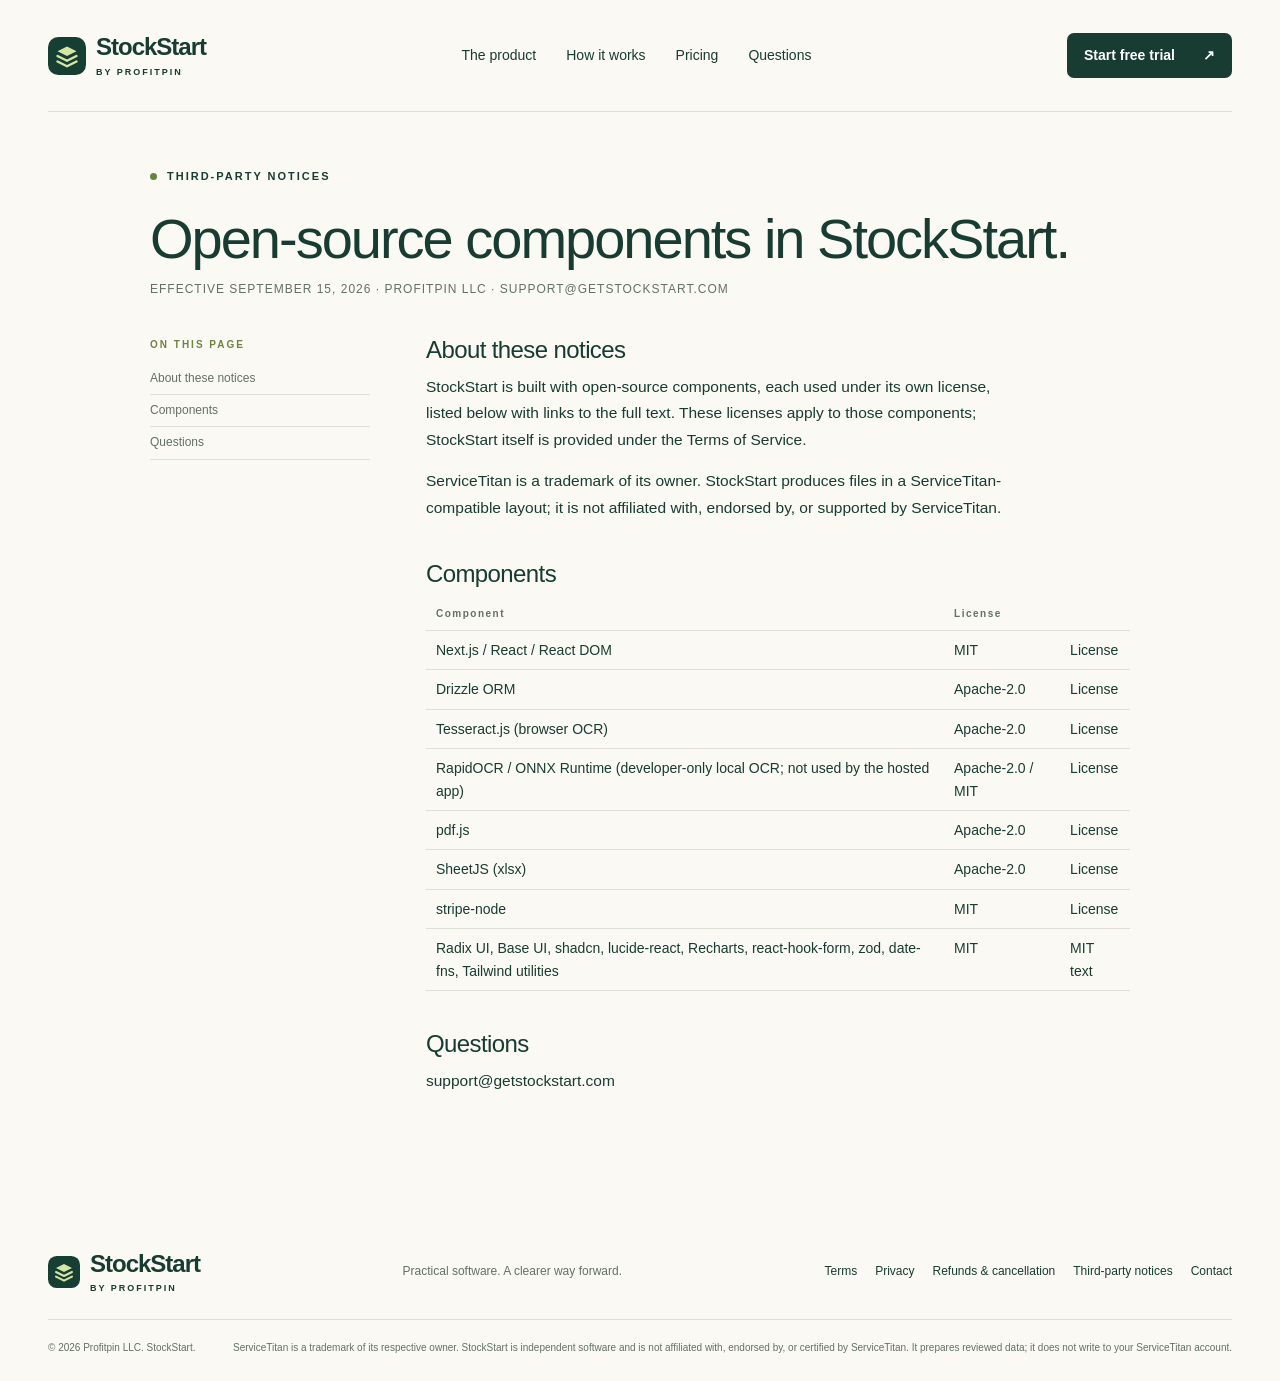
<file: licenses.html>
<!DOCTYPE html>
<html lang="en">
<head>
<meta charset="utf-8">
<meta name="viewport" content="width=device-width,initial-scale=1">
<title>Third-party notices — StockStart</title>
<meta name="description" content="Open-source components used in StockStart and their licenses.">
<link rel="canonical" href="https://getstockstart.com/licenses.html">
<link rel="stylesheet" href="./styles.css">
<style>
  .legal-wrap { max-width: 980px; }
  .legal-intro { padding: 56px 0 8px; }
  .legal-intro h1 { font-size: clamp(38px, 4.4vw, 56px); letter-spacing: -2px; margin-bottom: 12px; }
  .legal-meta { font-size: 12px; letter-spacing: 1px; color: var(--muted); margin: 0 0 30px; }
  .legal-layout { display: grid; grid-template-columns: 220px 1fr; gap: 56px; align-items: start; padding-bottom: 80px; }
  .legal-toc { position: sticky; top: 24px; font-size: 12px; }
  .legal-toc strong { display: block; font-size: 10px; letter-spacing: 2px; color: #718341; margin-bottom: 10px; }
  .legal-toc a { display: block; padding: 6px 0; border-bottom: 1px solid var(--line); color: var(--muted); }
  .legal-toc a:hover { color: var(--ink); }
  .legal-body h2 { font-size: 24px; letter-spacing: -.6px; margin: 40px 0 10px; }
  .legal-body section:first-child h2 { margin-top: 0; }
  .legal-body p, .legal-body li { max-width: 68ch; font-size: 15.5px; line-height: 1.7; }
  .legal-body ul { padding-left: 22px; }
  .plain { border-left: 3px solid #718341; background: #f2f5e8; padding: 12px 16px; margin: 0 0 18px; max-width: 68ch; font-size: 15px; border-radius: 0 6px 6px 0; }
  .plain strong { display: block; font-size: 10px; letter-spacing: 2px; color: #718341; margin-bottom: 4px; }
  .legal-body code { font-family: Consolas, monospace; font-size: .92em; background: #eef0e7; padding: 1px 5px; border-radius: 3px; }
  .legal-body table { border-collapse: collapse; width: 100%; font-size: 14px; }
  .legal-body th, .legal-body td { text-align: left; padding: 8px 10px; border-bottom: 1px solid var(--line); vertical-align: top; }
  .legal-body th { font-size: 10px; letter-spacing: 1.5px; color: var(--muted); }
  .legal-links { display: flex; gap: 18px; flex-wrap: wrap; font-size: 12px; }
  @media (max-width: 860px) { .legal-layout { grid-template-columns: 1fr; gap: 20px; } .legal-toc { position: static; } }
</style>
  <link rel="apple-touch-icon" href="/icon-512.png">
</head>
<body>
  <a class="skip" href="#main">Skip to content</a>
  <header class="header wrap">
    <a class="brand" href="./" aria-label="StockStart home"><img src="./mark.svg" width="38" height="38" alt=""><span>StockStart<small>BY PROFITPIN</small></span></a>
    <nav aria-label="Main navigation"><a href="./#product">The product</a><a href="./#how-it-works">How it works</a><a href="./#pricing">Pricing</a><a href="./#questions">Questions</a></nav>
    <a class="button small dark" href="https://app.getstockstart.com/signup">Start free trial <span aria-hidden="true">↗</span></a>
  </header>
  <main id="main" class="wrap legal-wrap">
    <div class="legal-intro">
      <p class="eyebrow"><span class="dot"></span> THIRD-PARTY NOTICES</p>
      <h1>Open-source components in StockStart.</h1>
      <p class="legal-meta">EFFECTIVE SEPTEMBER 15, 2026 · PROFITPIN LLC · SUPPORT@GETSTOCKSTART.COM</p>
    </div>
    <div class="legal-layout">
      <nav class="legal-toc" aria-label="On this page"><strong>ON THIS PAGE</strong><a href="#about">About these notices</a><a href="#components">Components</a><a href="#contact">Questions</a></nav>
      <div class="legal-body">
      <section id="about">
        <h2>About these notices</h2>
        <p>StockStart is built with open-source components, each used under its own license, listed below with links to the full text. These licenses apply to those components; StockStart itself is provided under the <a href="./terms.html">Terms of Service</a>.</p>
        <p>ServiceTitan is a trademark of its owner. StockStart produces files in a ServiceTitan-compatible layout; it is not affiliated with, endorsed by, or supported by ServiceTitan.</p>
      </section>
      <section id="components">
        <h2>Components</h2>
        <table><thead><tr><th>Component</th><th>License</th><th></th></tr></thead><tbody>
        <tr><td>Next.js / React / React DOM</td><td>MIT</td><td><a href="https://github.com/vercel/next.js/blob/canary/license.md">License</a></td></tr>
        <tr><td>Drizzle ORM</td><td>Apache-2.0</td><td><a href="https://github.com/drizzle-team/drizzle-orm/blob/main/LICENSE">License</a></td></tr>
        <tr><td>Tesseract.js (browser OCR)</td><td>Apache-2.0</td><td><a href="https://github.com/naptha/tesseract.js/blob/master/LICENSE">License</a></td></tr>
        <tr><td>RapidOCR / ONNX Runtime (developer-only local OCR; not used by the hosted app)</td><td>Apache-2.0 / MIT</td><td><a href="https://github.com/RapidAI/RapidOCR/blob/main/LICENSE">License</a></td></tr>
        <tr><td>pdf.js</td><td>Apache-2.0</td><td><a href="https://github.com/mozilla/pdf.js/blob/master/LICENSE">License</a></td></tr>
        <tr><td>SheetJS (xlsx)</td><td>Apache-2.0</td><td><a href="https://github.com/SheetJS/sheetjs/blob/master/LICENSE">License</a></td></tr>
        <tr><td>stripe-node</td><td>MIT</td><td><a href="https://github.com/stripe/stripe-node/blob/master/LICENSE">License</a></td></tr>
        <tr><td>Radix UI, Base UI, shadcn, lucide-react, Recharts, react-hook-form, zod, date-fns, Tailwind utilities</td><td>MIT</td><td><a href="https://opensource.org/license/mit">MIT text</a></td></tr>
        </tbody></table>
      </section>
      <section id="contact">
        <h2>Questions</h2>
        <p><a href="mailto:support@getstockstart.com">support@getstockstart.com</a></p>
      </section>
      </div>
    </div>
  </main>
  <footer class="wrap">
    <div class="footer-top"><a class="brand" href="./"><img src="./mark.svg" width="32" height="32" alt=""><span>StockStart<small>BY PROFITPIN</small></span></a><p>Practical software. A clearer way forward.</p><div class="legal-links"><a href="./terms.html">Terms</a><a href="./privacy.html">Privacy</a><a href="./refunds.html">Refunds &amp; cancellation</a><a href="./licenses.html">Third-party notices</a><a href="mailto:support@getstockstart.com">Contact</a></div></div>
    <div class="footer-bottom"><span>© 2026 Profitpin LLC. StockStart.</span><span>ServiceTitan is a trademark of its respective owner. StockStart is independent software and is not affiliated with, endorsed by, or certified by ServiceTitan. It prepares reviewed data; it does not write to your ServiceTitan account.</span></div>
  </footer>
<script src="/lead-source.js" defer></script></body>
</html>
</file>
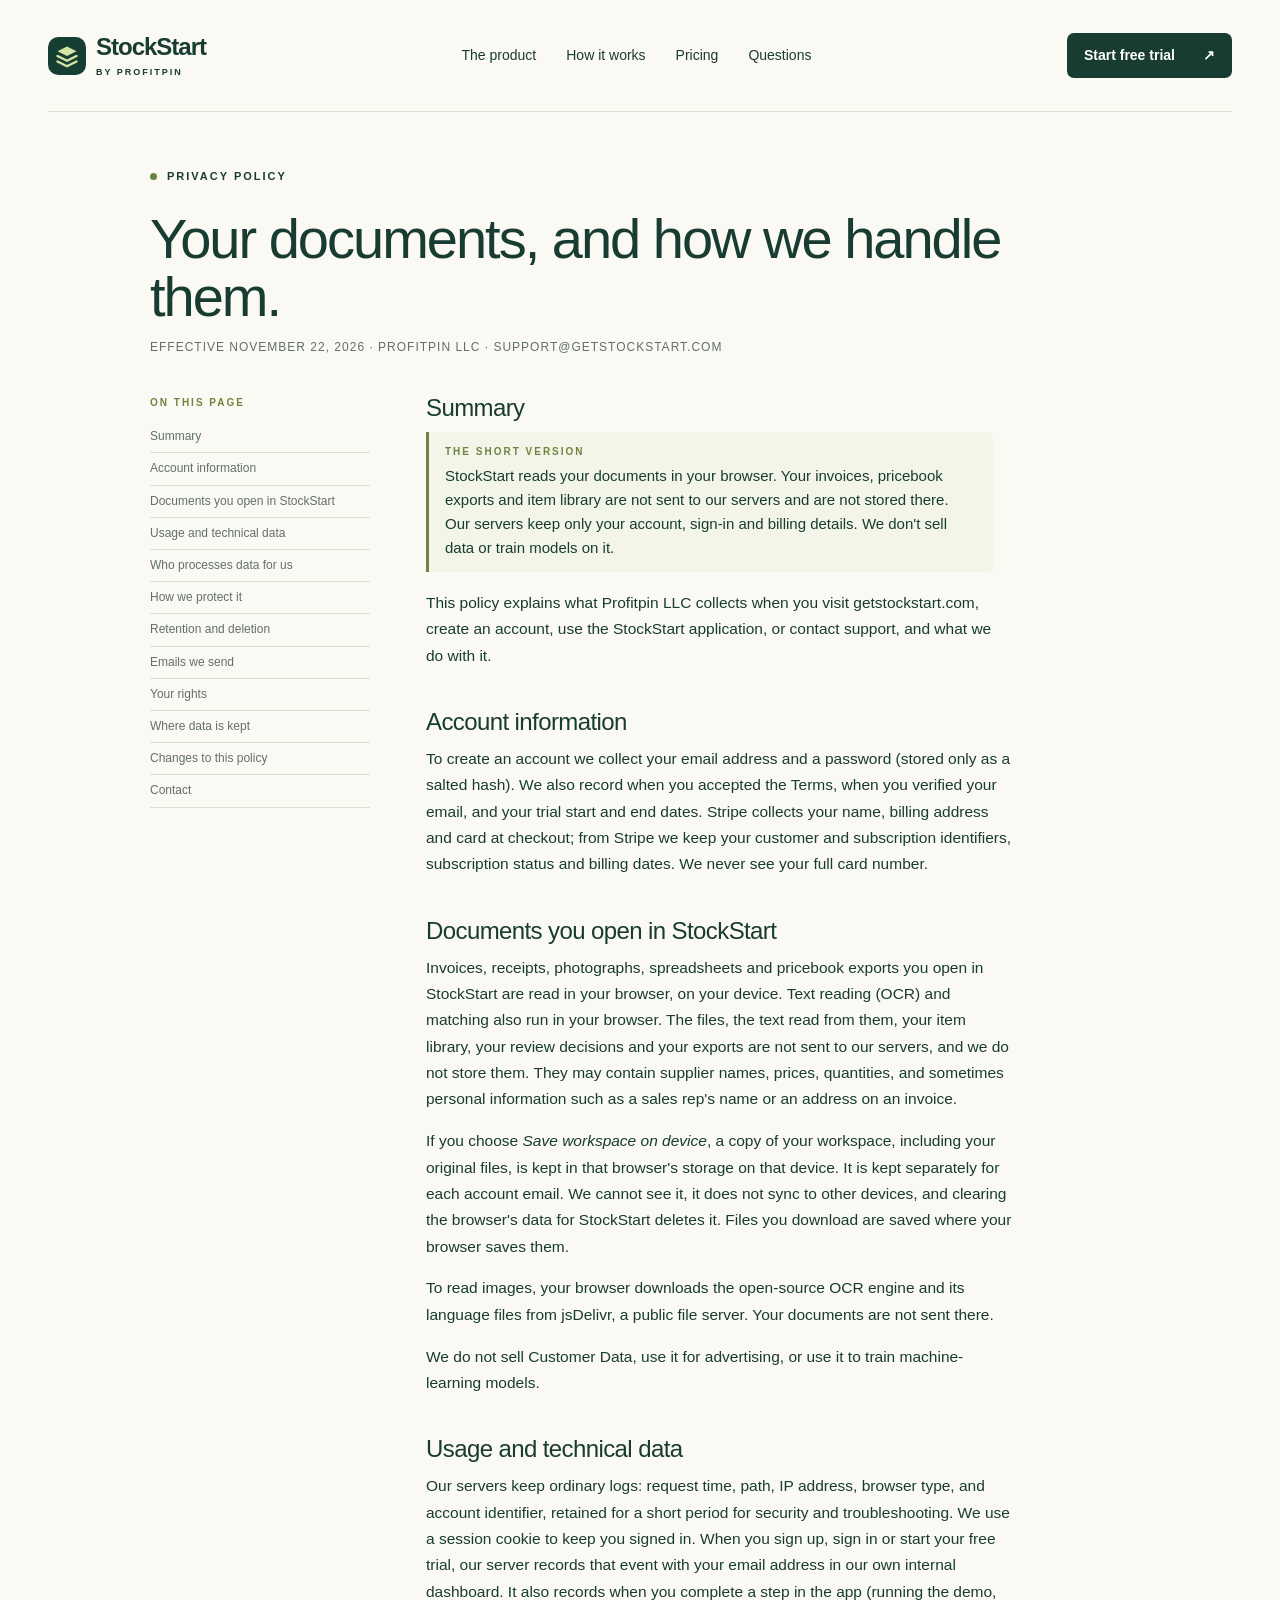
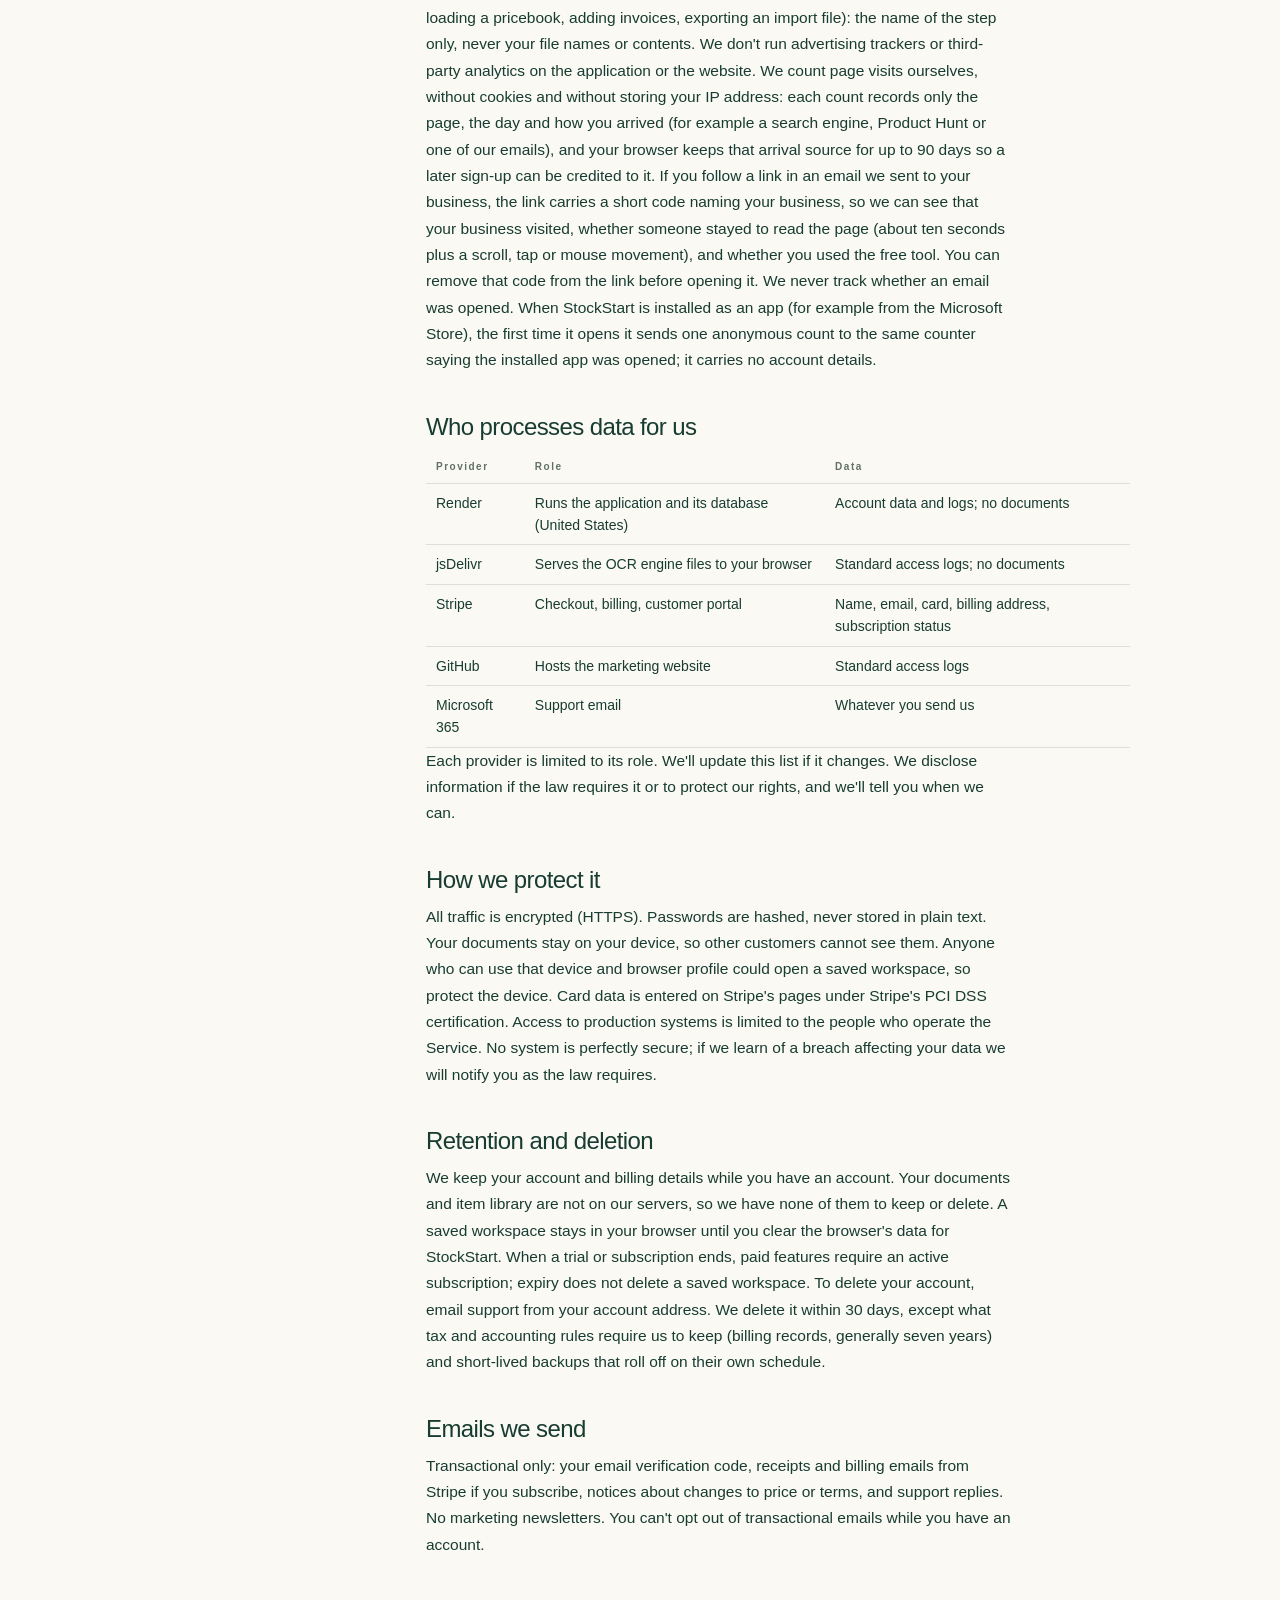
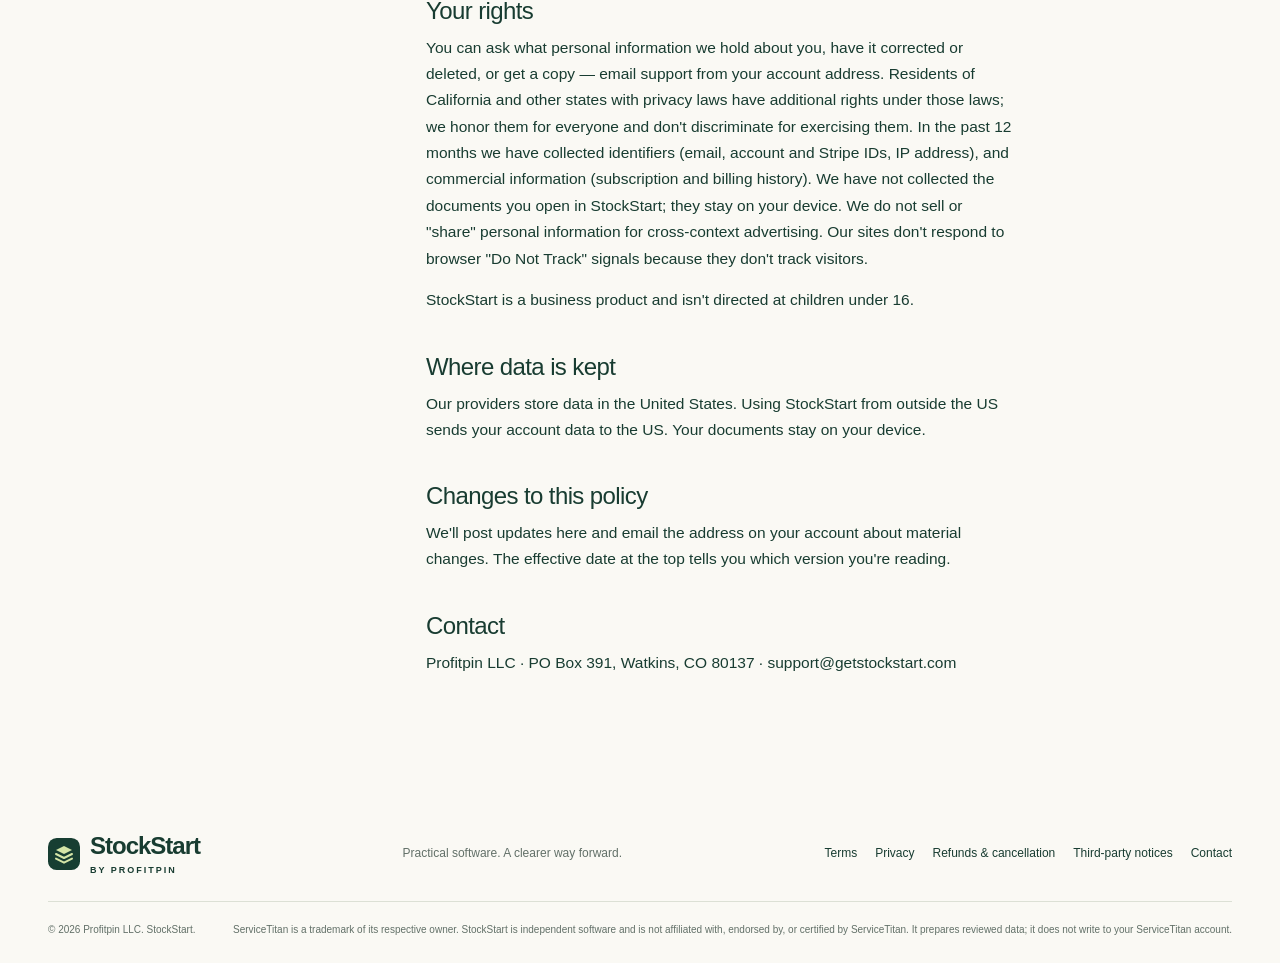
<file: privacy.html>
<!DOCTYPE html>
<html lang="en">
<head>
<meta charset="utf-8">
<meta name="viewport" content="width=device-width,initial-scale=1">
<title>Privacy Policy — StockStart</title>
  <meta property="og:type" content="website">
  <meta property="og:site_name" content="StockStart">
  <meta property="og:title" content="StockStart — ServiceTitan pricebook updates from vendor invoices (HVAC, plumbing, electrical)">
  <meta property="og:description" content="StockStart reads every new vendor invoice against your ServiceTitan pricebook, matches existing items, proposes new parts, holds conflicting prices for review, and prepares new items for you to import. $129/month, 30-day no-card trial.">
  <meta property="og:url" content="https://getstockstart.com/privacy.html">
  <meta name="twitter:card" content="summary">
<meta name="description" content="What StockStart collects, why your documents stay in your browser, who processes account data, and how to delete it.">
<link rel="canonical" href="https://getstockstart.com/privacy.html">
<link rel="stylesheet" href="./styles.css">
<style>
  .legal-wrap { max-width: 980px; }
  .legal-intro { padding: 56px 0 8px; }
  .legal-intro h1 { font-size: clamp(38px, 4.4vw, 56px); letter-spacing: -2px; margin-bottom: 12px; }
  .legal-meta { font-size: 12px; letter-spacing: 1px; color: var(--muted); margin: 0 0 30px; }
  .legal-layout { display: grid; grid-template-columns: 220px 1fr; gap: 56px; align-items: start; padding-bottom: 80px; }
  .legal-toc { position: sticky; top: 24px; font-size: 12px; }
  .legal-toc strong { display: block; font-size: 10px; letter-spacing: 2px; color: #718341; margin-bottom: 10px; }
  .legal-toc a { display: block; padding: 6px 0; border-bottom: 1px solid var(--line); color: var(--muted); }
  .legal-toc a:hover { color: var(--ink); }
  .legal-body h2 { font-size: 24px; letter-spacing: -.6px; margin: 40px 0 10px; }
  .legal-body section:first-child h2 { margin-top: 0; }
  .legal-body p, .legal-body li { max-width: 68ch; font-size: 15.5px; line-height: 1.7; }
  .legal-body ul { padding-left: 22px; }
  .plain { border-left: 3px solid #718341; background: #f2f5e8; padding: 12px 16px; margin: 0 0 18px; max-width: 68ch; font-size: 15px; border-radius: 0 6px 6px 0; }
  .plain strong { display: block; font-size: 10px; letter-spacing: 2px; color: #718341; margin-bottom: 4px; }
  .legal-body code { font-family: Consolas, monospace; font-size: .92em; background: #eef0e7; padding: 1px 5px; border-radius: 3px; }
  .legal-body table { border-collapse: collapse; width: 100%; font-size: 14px; }
  .legal-body th, .legal-body td { text-align: left; padding: 8px 10px; border-bottom: 1px solid var(--line); vertical-align: top; }
  .legal-body th { font-size: 10px; letter-spacing: 1.5px; color: var(--muted); }
  .legal-links { display: flex; gap: 18px; flex-wrap: wrap; font-size: 12px; }
  @media (max-width: 860px) { .legal-layout { grid-template-columns: 1fr; gap: 20px; } .legal-toc { position: static; } }
</style>
  <link rel="apple-touch-icon" href="/icon-512.png">
</head>
<body>
  <a class="skip" href="#main">Skip to content</a>
  <header class="header wrap">
    <a class="brand" href="./" aria-label="StockStart home"><img src="./mark.svg" width="38" height="38" alt=""><span>StockStart<small>BY PROFITPIN</small></span></a>
    <nav aria-label="Main navigation"><a href="./#product">The product</a><a href="./#how-it-works">How it works</a><a href="./#pricing">Pricing</a><a href="./#questions">Questions</a></nav>
    <a class="button small dark" href="https://app.getstockstart.com/signup">Start free trial <span aria-hidden="true">↗</span></a>
  </header>
  <main id="main" class="wrap legal-wrap">
    <div class="legal-intro">
      <p class="eyebrow"><span class="dot"></span> PRIVACY POLICY</p>
      <h1>Your documents, and how we handle them.</h1>
      <p class="legal-meta">EFFECTIVE NOVEMBER 22, 2026 · PROFITPIN LLC · SUPPORT@GETSTOCKSTART.COM</p>
    </div>
    <div class="legal-layout">
      <nav class="legal-toc" aria-label="On this page"><strong>ON THIS PAGE</strong><a href="#summary">Summary</a><a href="#account">Account information</a><a href="#customer-data">Documents you open in StockStart</a><a href="#usage">Usage and technical data</a><a href="#providers">Who processes data for us</a><a href="#security">How we protect it</a><a href="#retention">Retention and deletion</a><a href="#email">Emails we send</a><a href="#rights">Your rights</a><a href="#location">Where data is kept</a><a href="#changes">Changes to this policy</a><a href="#contact">Contact</a></nav>
      <div class="legal-body">
      <section id="summary">
        <h2>Summary</h2>
        <div class="plain"><strong>THE SHORT VERSION</strong>StockStart reads your documents in your browser. Your invoices, pricebook exports and item library are not sent to our servers and are not stored there. Our servers keep only your account, sign-in and billing details. We don't sell data or train models on it.</div>
        <p>This policy explains what Profitpin LLC collects when you visit getstockstart.com, create an account, use the StockStart application, or contact support, and what we do with it.</p>
      </section>
      <section id="account">
        <h2>Account information</h2>
        <p>To create an account we collect your email address and a password (stored only as a salted hash). We also record when you accepted the Terms, when you verified your email, and your trial start and end dates. Stripe collects your name, billing address and card at checkout; from Stripe we keep your customer and subscription identifiers, subscription status and billing dates. We never see your full card number.</p>
      </section>
      <section id="customer-data">
        <h2>Documents you open in StockStart</h2>
        <p>Invoices, receipts, photographs, spreadsheets and pricebook exports you open in StockStart are read in your browser, on your device. Text reading (OCR) and matching also run in your browser. The files, the text read from them, your item library, your review decisions and your exports are not sent to our servers, and we do not store them. They may contain supplier names, prices, quantities, and sometimes personal information such as a sales rep's name or an address on an invoice.</p>
        <p>If you choose <em>Save workspace on device</em>, a copy of your workspace, including your original files, is kept in that browser's storage on that device. It is kept separately for each account email. We cannot see it, it does not sync to other devices, and clearing the browser's data for StockStart deletes it. Files you download are saved where your browser saves them.</p>
        <p>To read images, your browser downloads the open-source OCR engine and its language files from jsDelivr, a public file server. Your documents are not sent there.</p>
        <p>We do not sell Customer Data, use it for advertising, or use it to train machine-learning models.</p>
      </section>
      <section id="usage">
        <h2>Usage and technical data</h2>
        <p>Our servers keep ordinary logs: request time, path, IP address, browser type, and account identifier, retained for a short period for security and troubleshooting. We use a session cookie to keep you signed in. When you sign up, sign in or start your free trial, our server records that event with your email address in our own internal dashboard. It also records when you complete a step in the app (running the demo, loading a pricebook, adding invoices, exporting an import file): the name of the step only, never your file names or contents. We don't run advertising trackers or third-party analytics on the application or the website. We count page visits ourselves, without cookies and without storing your IP address: each count records only the page, the day and how you arrived (for example a search engine, Product Hunt or one of our emails), and your browser keeps that arrival source for up to 90 days so a later sign-up can be credited to it. If you follow a link in an email we sent to your business, the link carries a short code naming your business, so we can see that your business visited, whether someone stayed to read the page (about ten seconds plus a scroll, tap or mouse movement), and whether you used the free tool. You can remove that code from the link before opening it. We never track whether an email was opened. When StockStart is installed as an app (for example from the Microsoft Store), the first time it opens it sends one anonymous count to the same counter saying the installed app was opened; it carries no account details.</p>
      </section>
      <section id="providers">
        <h2>Who processes data for us</h2>
        <table><thead><tr><th>Provider</th><th>Role</th><th>Data</th></tr></thead><tbody>
        <tr><td>Render</td><td>Runs the application and its database (United States)</td><td>Account data and logs; no documents</td></tr>
        <tr><td>jsDelivr</td><td>Serves the OCR engine files to your browser</td><td>Standard access logs; no documents</td></tr>
        <tr><td>Stripe</td><td>Checkout, billing, customer portal</td><td>Name, email, card, billing address, subscription status</td></tr>
        <tr><td>GitHub</td><td>Hosts the marketing website</td><td>Standard access logs</td></tr>
        <tr><td>Microsoft 365</td><td>Support email</td><td>Whatever you send us</td></tr>
        </tbody></table>
        <p>Each provider is limited to its role. We'll update this list if it changes. We disclose information if the law requires it or to protect our rights, and we'll tell you when we can.</p>
      </section>
      <section id="security">
        <h2>How we protect it</h2>
        <p>All traffic is encrypted (HTTPS). Passwords are hashed, never stored in plain text. Your documents stay on your device, so other customers cannot see them. Anyone who can use that device and browser profile could open a saved workspace, so protect the device. Card data is entered on Stripe's pages under Stripe's PCI DSS certification. Access to production systems is limited to the people who operate the Service. No system is perfectly secure; if we learn of a breach affecting your data we will notify you as the law requires.</p>
      </section>
      <section id="retention">
        <h2>Retention and deletion</h2>
        <p>We keep your account and billing details while you have an account. Your documents and item library are not on our servers, so we have none of them to keep or delete. A saved workspace stays in your browser until you clear the browser's data for StockStart. When a trial or subscription ends, paid features require an active subscription; expiry does not delete a saved workspace. To delete your account, email support from your account address. We delete it within 30 days, except what tax and accounting rules require us to keep (billing records, generally seven years) and short-lived backups that roll off on their own schedule.</p>
      </section>
      <section id="email">
        <h2>Emails we send</h2>
        <p>Transactional only: your email verification code, receipts and billing emails from Stripe if you subscribe, notices about changes to price or terms, and support replies. No marketing newsletters. You can't opt out of transactional emails while you have an account.</p>
      </section>
      <section id="rights">
        <h2>Your rights</h2>
        <p>You can ask what personal information we hold about you, have it corrected or deleted, or get a copy — email support from your account address. Residents of California and other states with privacy laws have additional rights under those laws; we honor them for everyone and don't discriminate for exercising them. In the past 12 months we have collected identifiers (email, account and Stripe IDs, IP address), and commercial information (subscription and billing history). We have not collected the documents you open in StockStart; they stay on your device. We do not sell or "share" personal information for cross-context advertising. Our sites don't respond to browser "Do Not Track" signals because they don't track visitors.</p>
        <p>StockStart is a business product and isn't directed at children under 16.</p>
      </section>
      <section id="location">
        <h2>Where data is kept</h2>
        <p>Our providers store data in the United States. Using StockStart from outside the US sends your account data to the US. Your documents stay on your device.</p>
      </section>
      <section id="changes">
        <h2>Changes to this policy</h2>
        <p>We'll post updates here and email the address on your account about material changes. The effective date at the top tells you which version you're reading.</p>
      </section>
      <section id="contact">
        <h2>Contact</h2>
        <p>Profitpin LLC · PO Box 391, Watkins, CO 80137 · <a href="mailto:support@getstockstart.com">support@getstockstart.com</a></p>
      </section>
      </div>
    </div>
  </main>
  <footer class="wrap">
    <div class="footer-top"><a class="brand" href="./"><img src="./mark.svg" width="32" height="32" alt=""><span>StockStart<small>BY PROFITPIN</small></span></a><p>Practical software. A clearer way forward.</p><div class="legal-links"><a href="./terms.html">Terms</a><a href="./privacy.html">Privacy</a><a href="./refunds.html">Refunds &amp; cancellation</a><a href="./licenses.html">Third-party notices</a><a href="mailto:support@getstockstart.com">Contact</a></div></div>
    <div class="footer-bottom"><span>© 2026 Profitpin LLC. StockStart.</span><span>ServiceTitan is a trademark of its respective owner. StockStart is independent software and is not affiliated with, endorsed by, or certified by ServiceTitan. It prepares reviewed data; it does not write to your ServiceTitan account.</span></div>
  </footer>
<script src="/lead-source.js" defer></script></body>
</html>
</file>
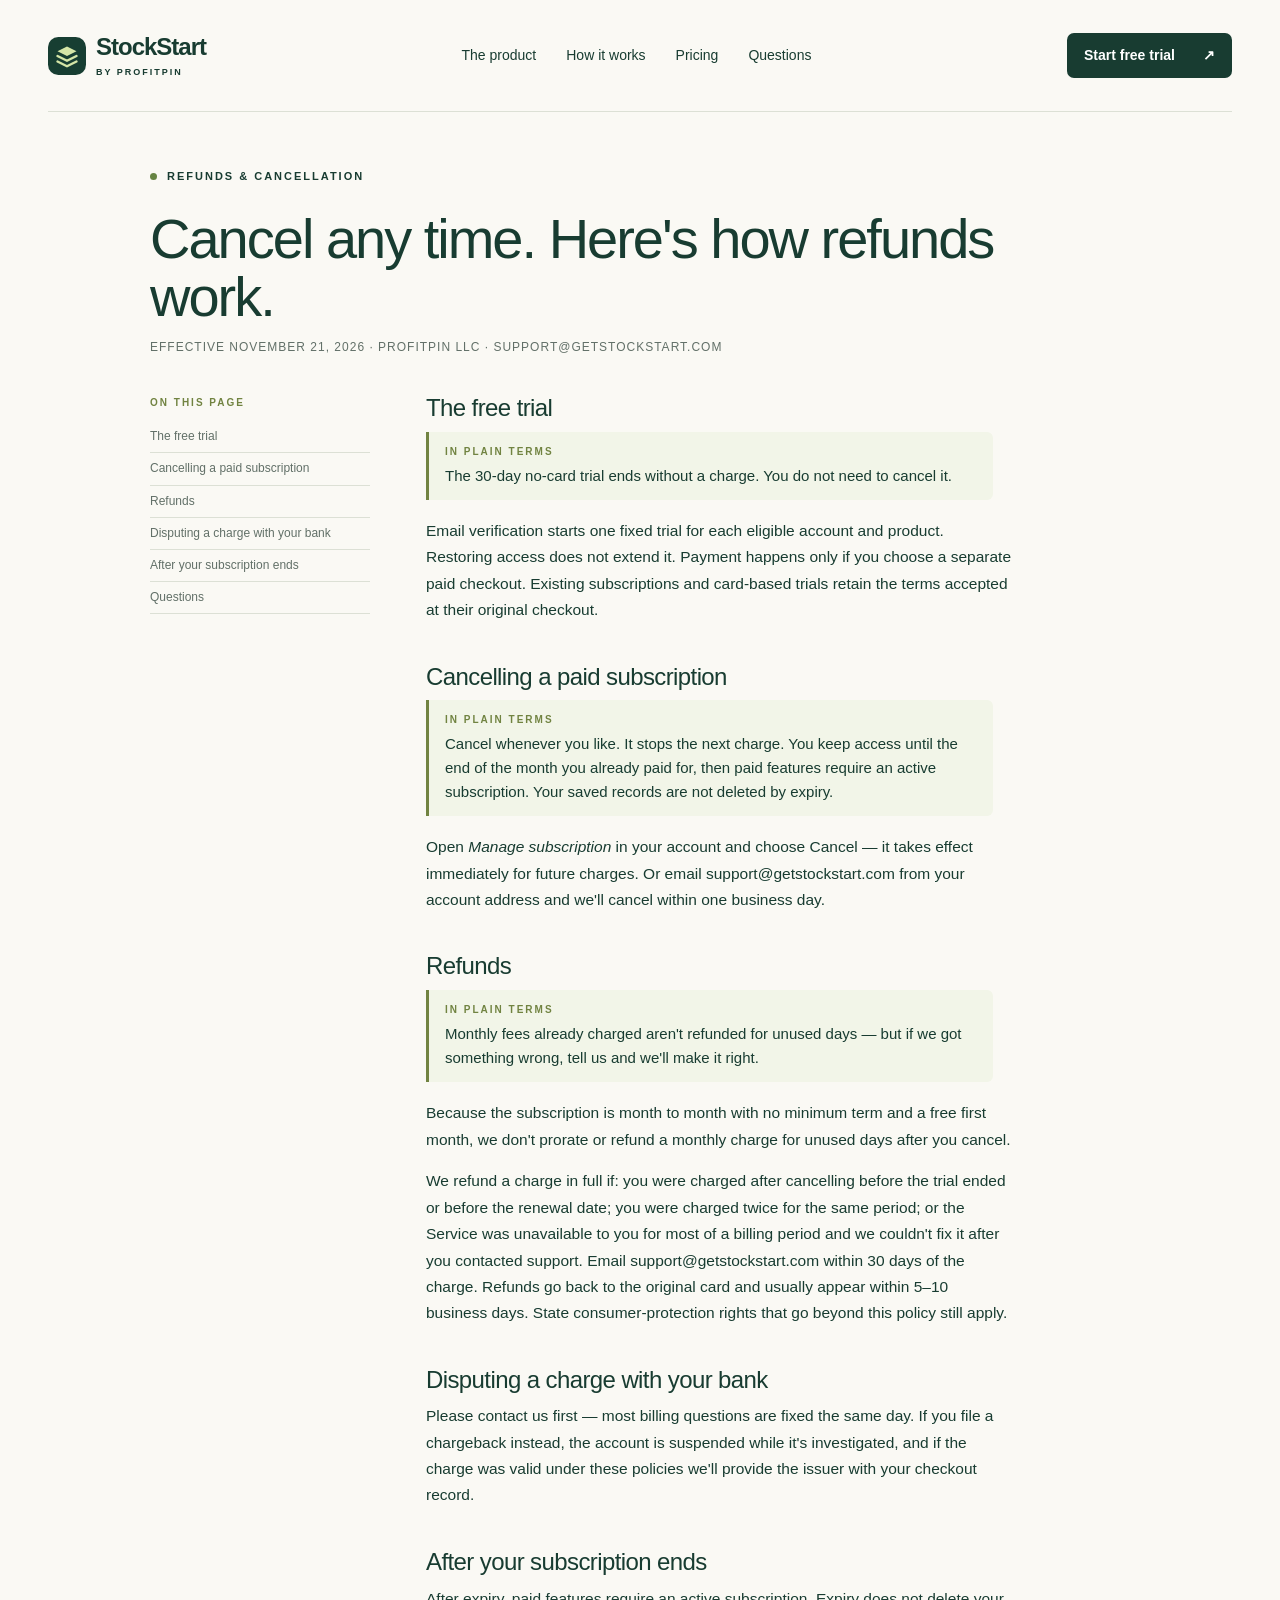
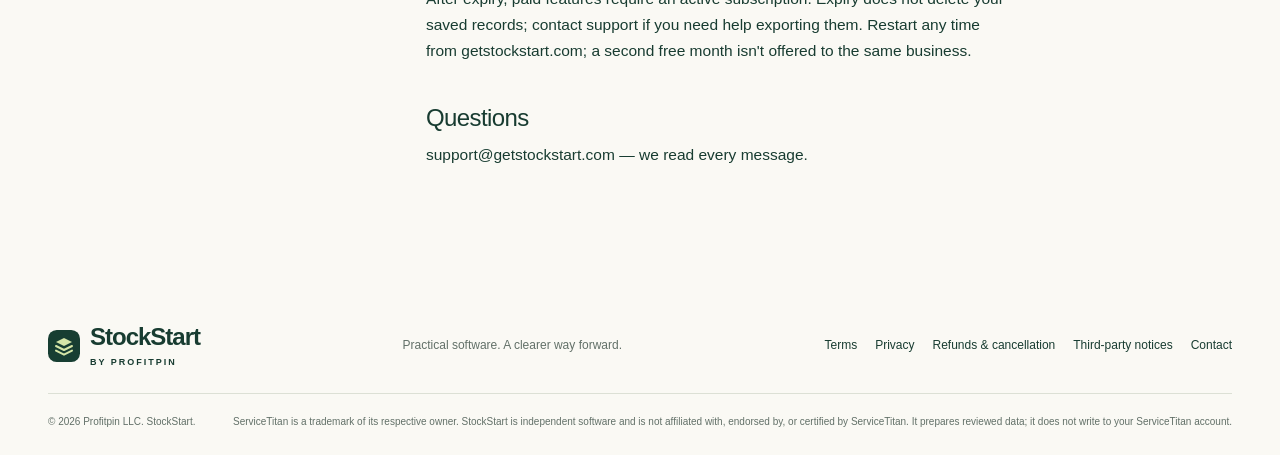
<file: refunds.html>
<!DOCTYPE html>
<html lang="en">
<head>
<meta charset="utf-8">
<meta name="viewport" content="width=device-width,initial-scale=1">
<title>Refunds & cancellation — StockStart</title>
  <meta property="og:type" content="website">
  <meta property="og:site_name" content="StockStart">
  <meta property="og:title" content="StockStart — ServiceTitan pricebook updates from vendor invoices (HVAC, plumbing, electrical)">
  <meta property="og:description" content="StockStart reads every new vendor invoice against your ServiceTitan pricebook, matches existing items, proposes new parts, holds conflicting prices for review, and prepares new items for you to import. $129/month, 30-day no-card trial.">
  <meta property="og:url" content="https://getstockstart.com/refunds.html">
  <meta name="twitter:card" content="summary">
<meta name="description" content="How to cancel StockStart, what happens to the free month, and when charges are refunded.">
<link rel="canonical" href="https://getstockstart.com/refunds.html">
<link rel="stylesheet" href="./styles.css">
<style>
  .legal-wrap { max-width: 980px; }
  .legal-intro { padding: 56px 0 8px; }
  .legal-intro h1 { font-size: clamp(38px, 4.4vw, 56px); letter-spacing: -2px; margin-bottom: 12px; }
  .legal-meta { font-size: 12px; letter-spacing: 1px; color: var(--muted); margin: 0 0 30px; }
  .legal-layout { display: grid; grid-template-columns: 220px 1fr; gap: 56px; align-items: start; padding-bottom: 80px; }
  .legal-toc { position: sticky; top: 24px; font-size: 12px; }
  .legal-toc strong { display: block; font-size: 10px; letter-spacing: 2px; color: #718341; margin-bottom: 10px; }
  .legal-toc a { display: block; padding: 6px 0; border-bottom: 1px solid var(--line); color: var(--muted); }
  .legal-toc a:hover { color: var(--ink); }
  .legal-body h2 { font-size: 24px; letter-spacing: -.6px; margin: 40px 0 10px; }
  .legal-body section:first-child h2 { margin-top: 0; }
  .legal-body p, .legal-body li { max-width: 68ch; font-size: 15.5px; line-height: 1.7; }
  .legal-body ul { padding-left: 22px; }
  .plain { border-left: 3px solid #718341; background: #f2f5e8; padding: 12px 16px; margin: 0 0 18px; max-width: 68ch; font-size: 15px; border-radius: 0 6px 6px 0; }
  .plain strong { display: block; font-size: 10px; letter-spacing: 2px; color: #718341; margin-bottom: 4px; }
  .legal-body code { font-family: Consolas, monospace; font-size: .92em; background: #eef0e7; padding: 1px 5px; border-radius: 3px; }
  .legal-body table { border-collapse: collapse; width: 100%; font-size: 14px; }
  .legal-body th, .legal-body td { text-align: left; padding: 8px 10px; border-bottom: 1px solid var(--line); vertical-align: top; }
  .legal-body th { font-size: 10px; letter-spacing: 1.5px; color: var(--muted); }
  .legal-links { display: flex; gap: 18px; flex-wrap: wrap; font-size: 12px; }
  @media (max-width: 860px) { .legal-layout { grid-template-columns: 1fr; gap: 20px; } .legal-toc { position: static; } }
</style>
  <link rel="apple-touch-icon" href="/icon-512.png">
</head>
<body>
  <a class="skip" href="#main">Skip to content</a>
  <header class="header wrap">
    <a class="brand" href="./" aria-label="StockStart home"><img src="./mark.svg" width="38" height="38" alt=""><span>StockStart<small>BY PROFITPIN</small></span></a>
    <nav aria-label="Main navigation"><a href="./#product">The product</a><a href="./#how-it-works">How it works</a><a href="./#pricing">Pricing</a><a href="./#questions">Questions</a></nav>
    <a class="button small dark" href="https://app.getstockstart.com/signup">Start free trial <span aria-hidden="true">↗</span></a>
  </header>
  <main id="main" class="wrap legal-wrap">
    <div class="legal-intro">
      <p class="eyebrow"><span class="dot"></span> REFUNDS &amp; CANCELLATION</p>
      <h1>Cancel any time. Here's how refunds work.</h1>
      <p class="legal-meta">EFFECTIVE NOVEMBER 21, 2026 · PROFITPIN LLC · SUPPORT@GETSTOCKSTART.COM</p>
    </div>
    <div class="legal-layout">
      <nav class="legal-toc" aria-label="On this page"><strong>ON THIS PAGE</strong><a href="#free-month">The free trial</a><a href="#cancel">Cancelling a paid subscription</a><a href="#refunds">Refunds</a><a href="#disputes">Disputing a charge with your bank</a><a href="#after">After your subscription ends</a><a href="#contact">Questions</a></nav>
      <div class="legal-body">
      <section id="free-month"><h2>The free trial</h2>
<div class="plain"><strong>IN PLAIN TERMS</strong>The 30-day no-card trial ends without a charge. You do not need to cancel it.</div>
<p>Email verification starts one fixed trial for each eligible account and product. Restoring access does not extend it. Payment happens only if you choose a separate paid checkout. Existing subscriptions and card-based trials retain the terms accepted at their original checkout.</p></section>
      <section id="cancel">
        <h2>Cancelling a paid subscription</h2>
        <div class="plain"><strong>IN PLAIN TERMS</strong>Cancel whenever you like. It stops the next charge. You keep access until the end of the month you already paid for, then paid features require an active subscription. Your saved records are not deleted by expiry.</div>
        <p>Open <em>Manage subscription</em> in your account and choose Cancel — it takes effect immediately for future charges. Or email <a href="mailto:support@getstockstart.com">support@getstockstart.com</a> from your account address and we'll cancel within one business day.</p>
      </section>
      <section id="refunds">
        <h2>Refunds</h2>
        <div class="plain"><strong>IN PLAIN TERMS</strong>Monthly fees already charged aren't refunded for unused days — but if we got something wrong, tell us and we'll make it right.</div>
        <p>Because the subscription is month to month with no minimum term and a free first month, we don't prorate or refund a monthly charge for unused days after you cancel.</p>
        <p>We refund a charge in full if: you were charged after cancelling before the trial ended or before the renewal date; you were charged twice for the same period; or the Service was unavailable to you for most of a billing period and we couldn't fix it after you contacted support. Email <a href="mailto:support@getstockstart.com">support@getstockstart.com</a> within 30 days of the charge. Refunds go back to the original card and usually appear within 5–10 business days. State consumer-protection rights that go beyond this policy still apply.</p>
      </section>
      <section id="disputes">
        <h2>Disputing a charge with your bank</h2>
        <p>Please contact us first — most billing questions are fixed the same day. If you file a chargeback instead, the account is suspended while it's investigated, and if the charge was valid under these policies we'll provide the issuer with your checkout record.</p>
      </section>
      <section id="after">
        <h2>After your subscription ends</h2>
        <p>After expiry, paid features require an active subscription. Expiry does not delete your saved records; contact support if you need help exporting them. Restart any time from getstockstart.com; a second free month isn't offered to the same business.</p>
      </section>
      <section id="contact">
        <h2>Questions</h2>
        <p><a href="mailto:support@getstockstart.com">support@getstockstart.com</a> — we read every message.</p>
      </section>
      </div>
    </div>
  </main>
  <footer class="wrap">
    <div class="footer-top"><a class="brand" href="./"><img src="./mark.svg" width="32" height="32" alt=""><span>StockStart<small>BY PROFITPIN</small></span></a><p>Practical software. A clearer way forward.</p><div class="legal-links"><a href="./terms.html">Terms</a><a href="./privacy.html">Privacy</a><a href="./refunds.html">Refunds &amp; cancellation</a><a href="./licenses.html">Third-party notices</a><a href="mailto:support@getstockstart.com">Contact</a></div></div>
    <div class="footer-bottom"><span>© 2026 Profitpin LLC. StockStart.</span><span>ServiceTitan is a trademark of its respective owner. StockStart is independent software and is not affiliated with, endorsed by, or certified by ServiceTitan. It prepares reviewed data; it does not write to your ServiceTitan account.</span></div>
  </footer>
<script src="/lead-source.js" defer></script></body>
</html>
</file>
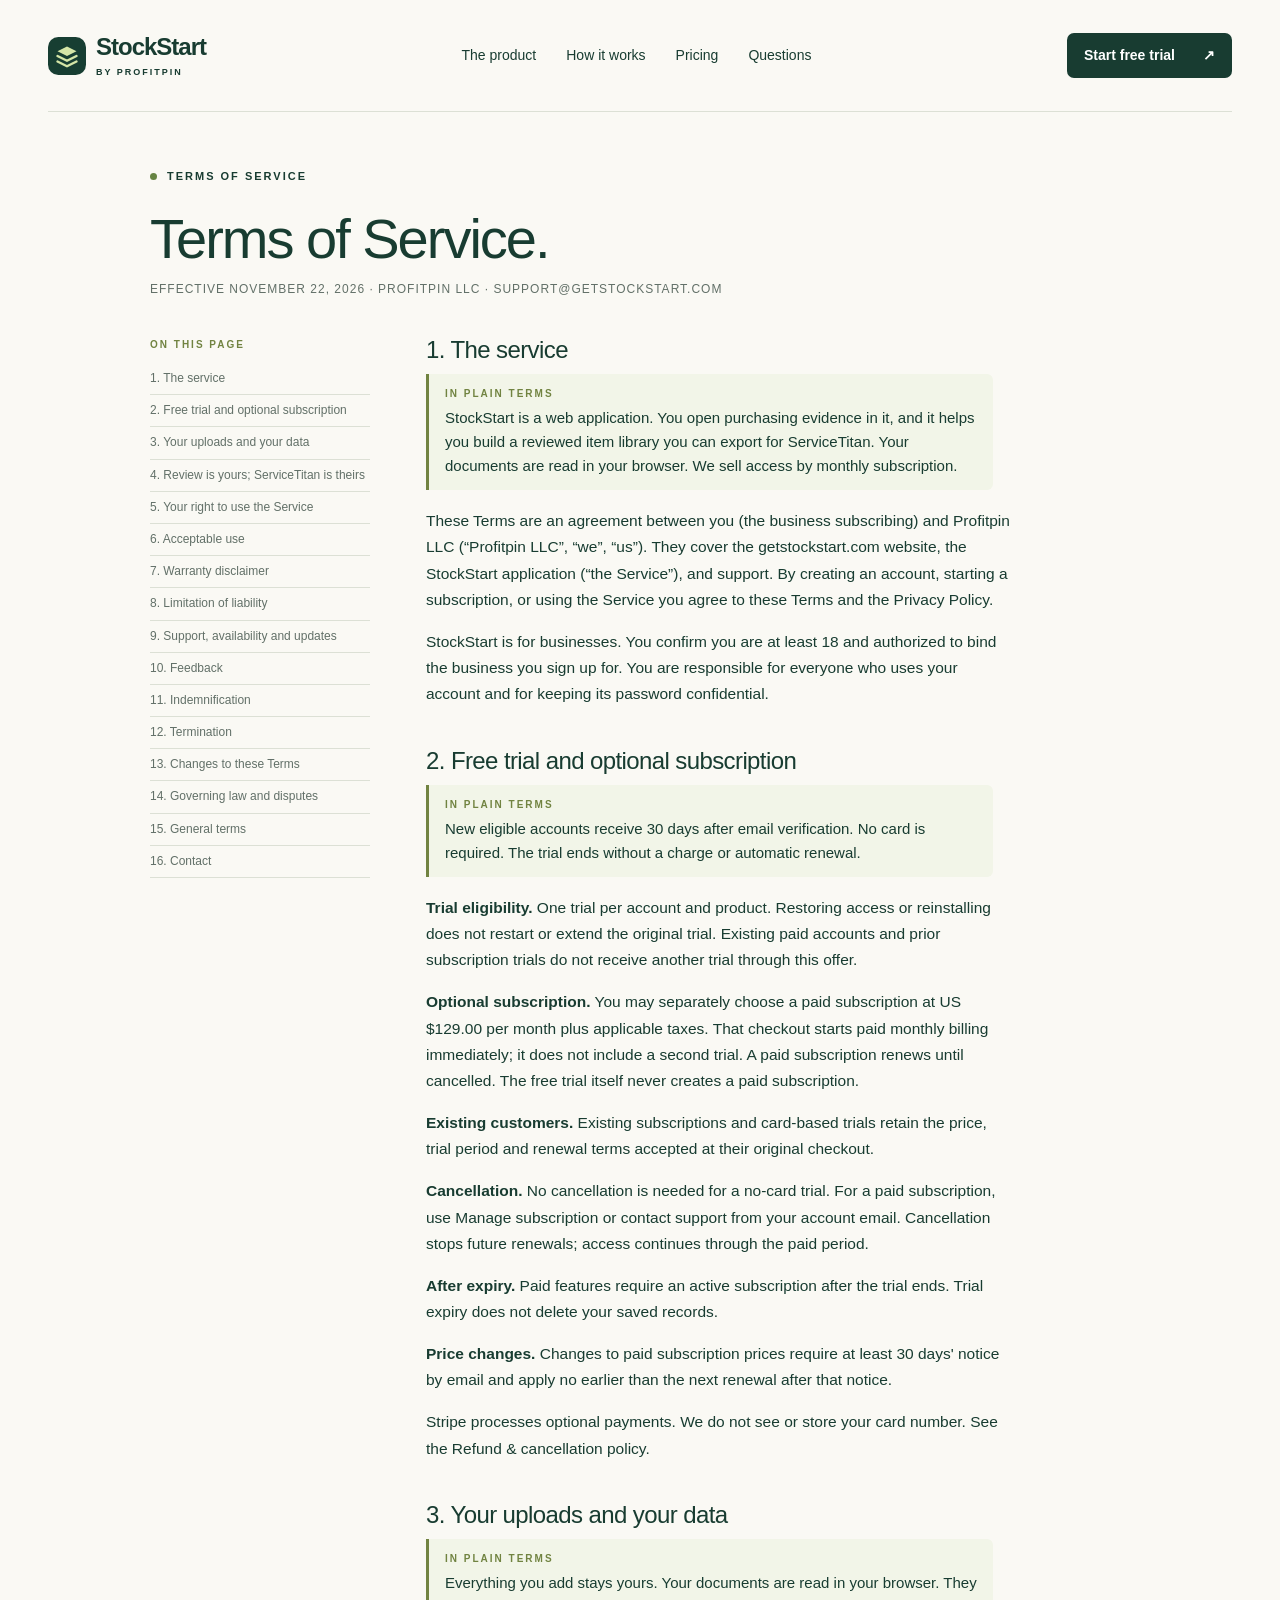
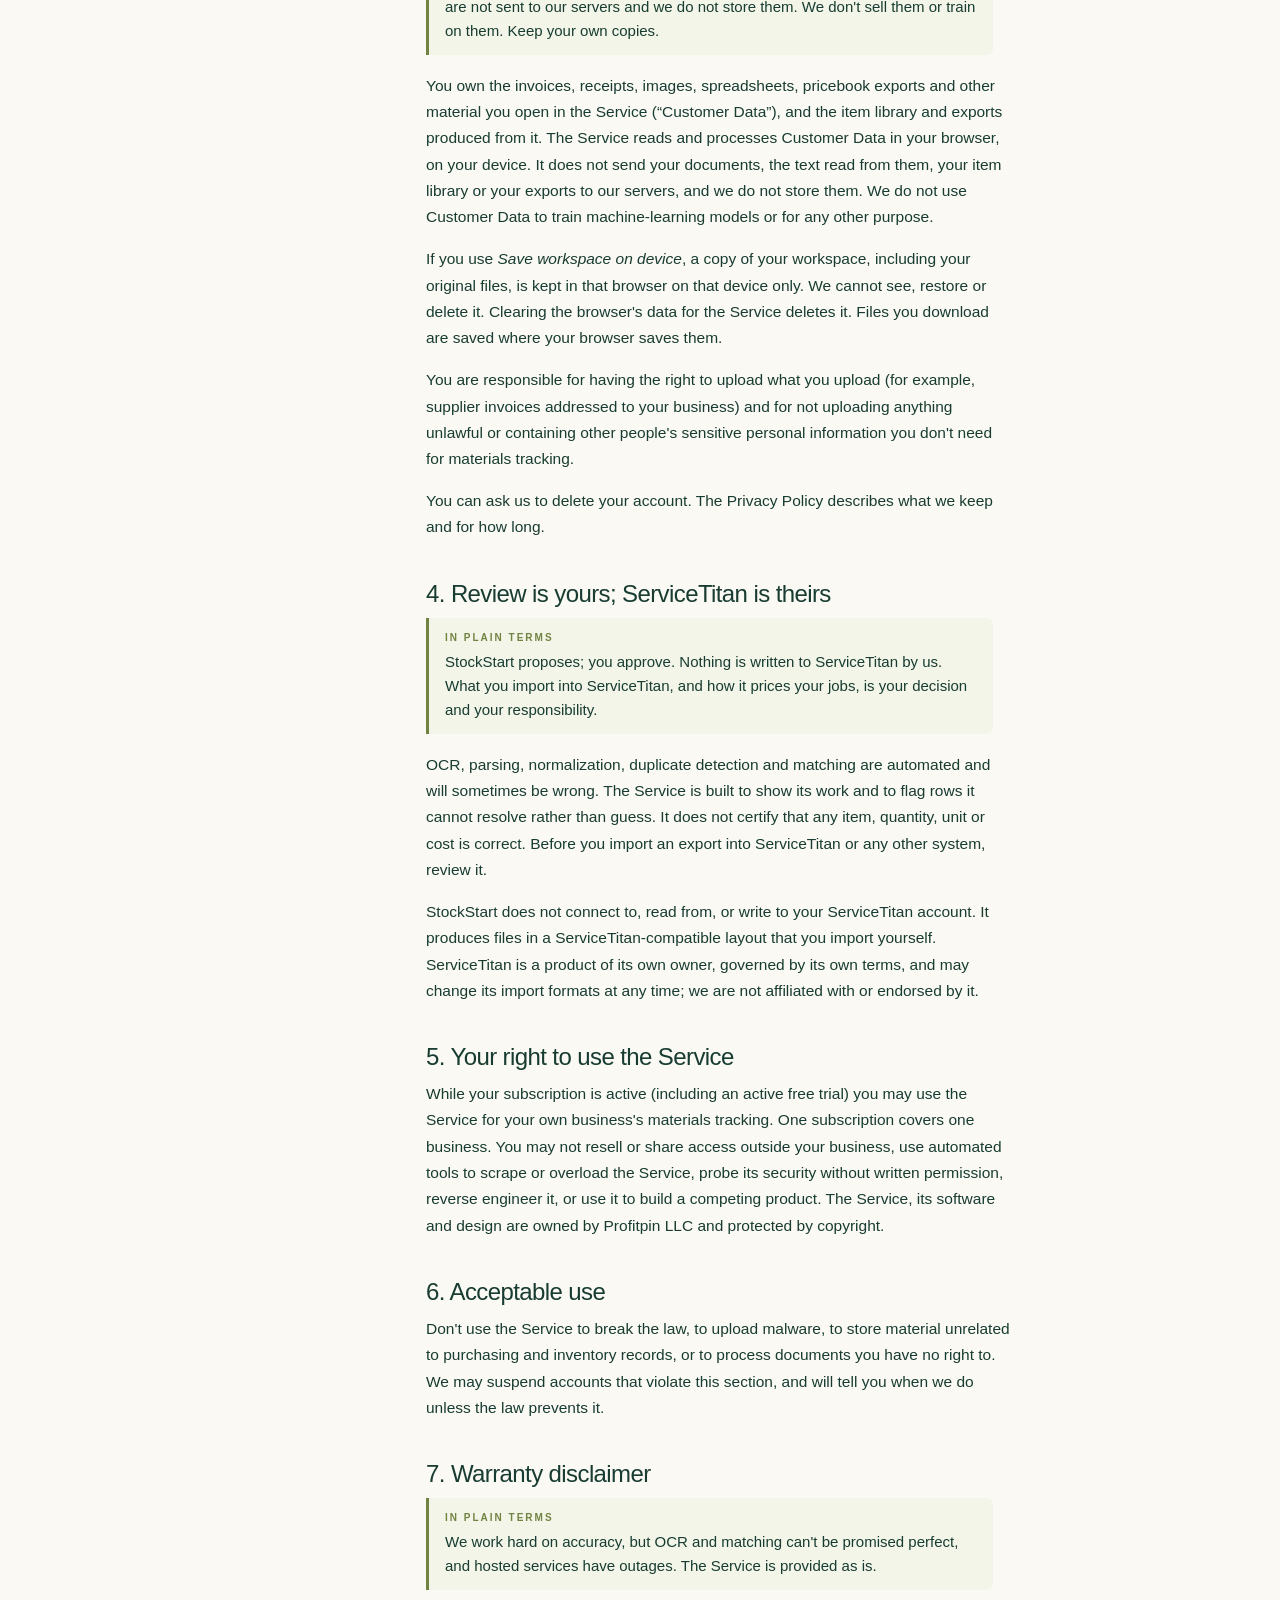
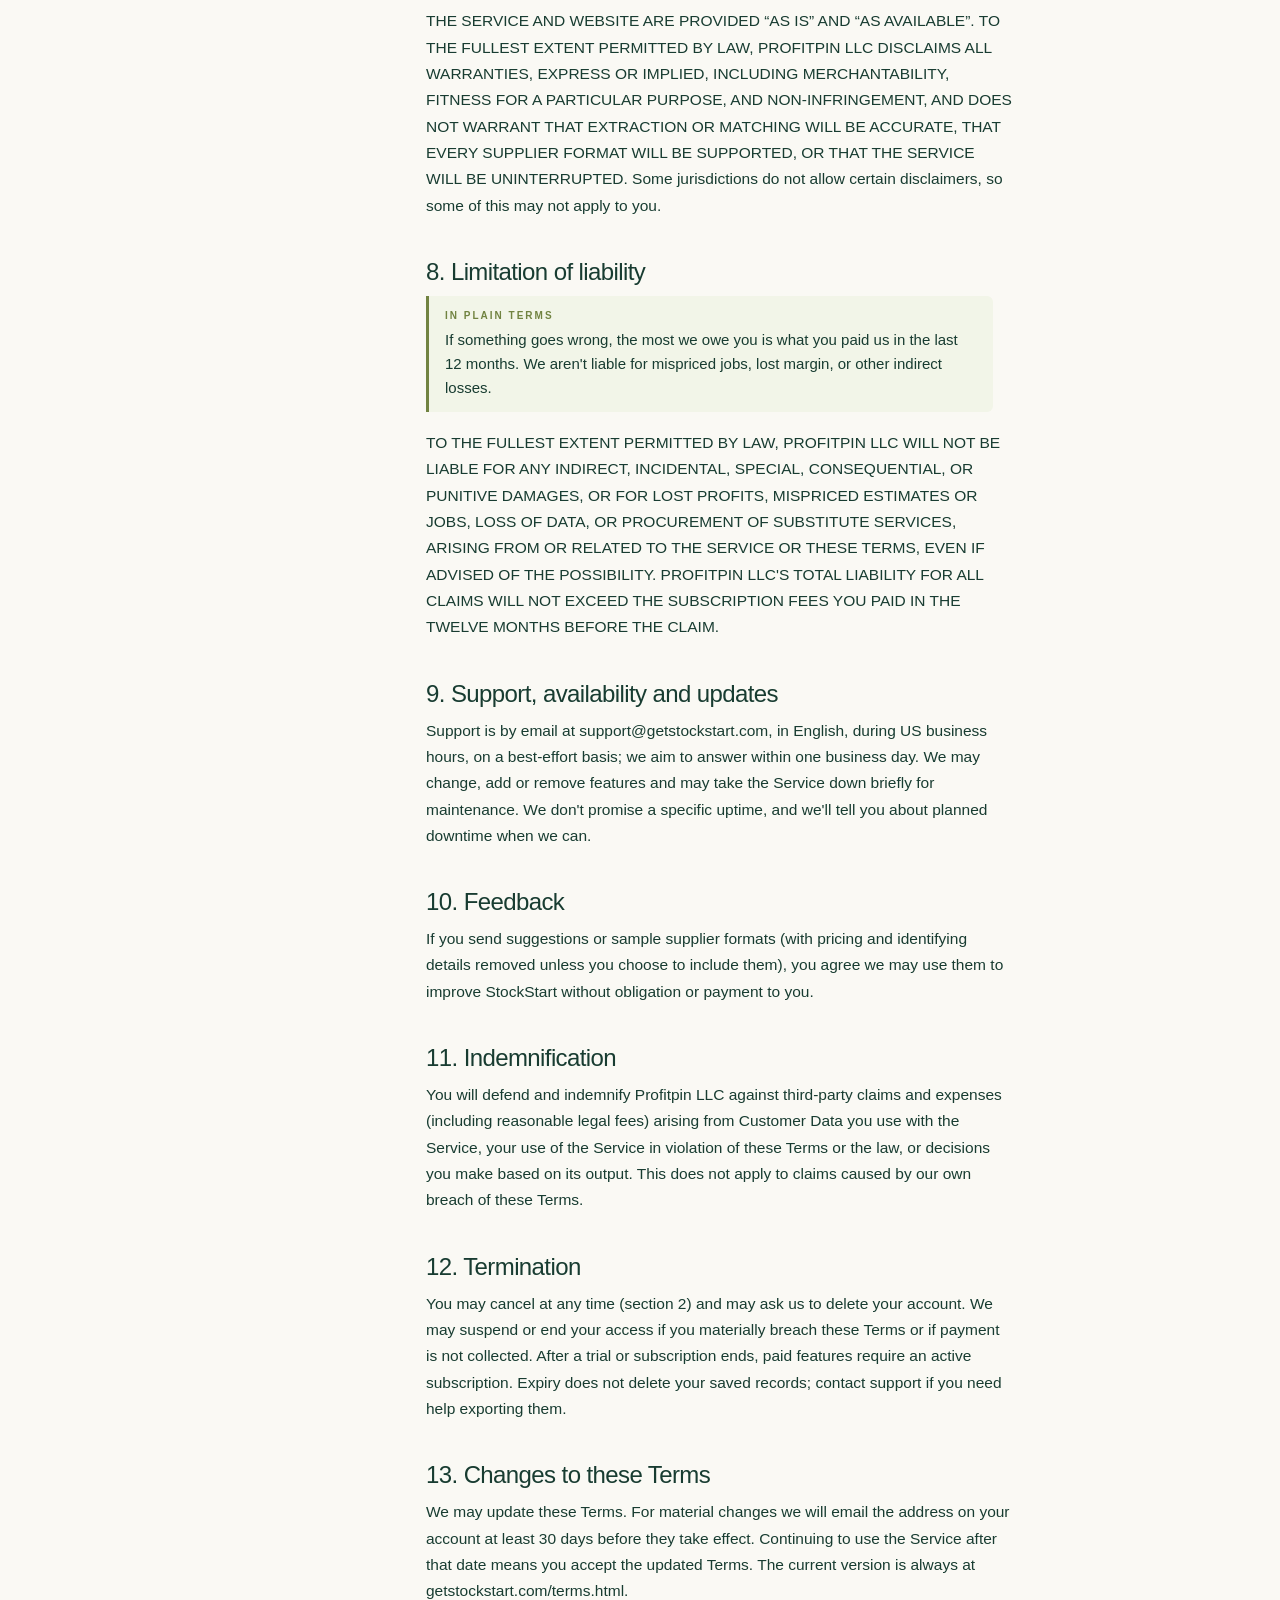
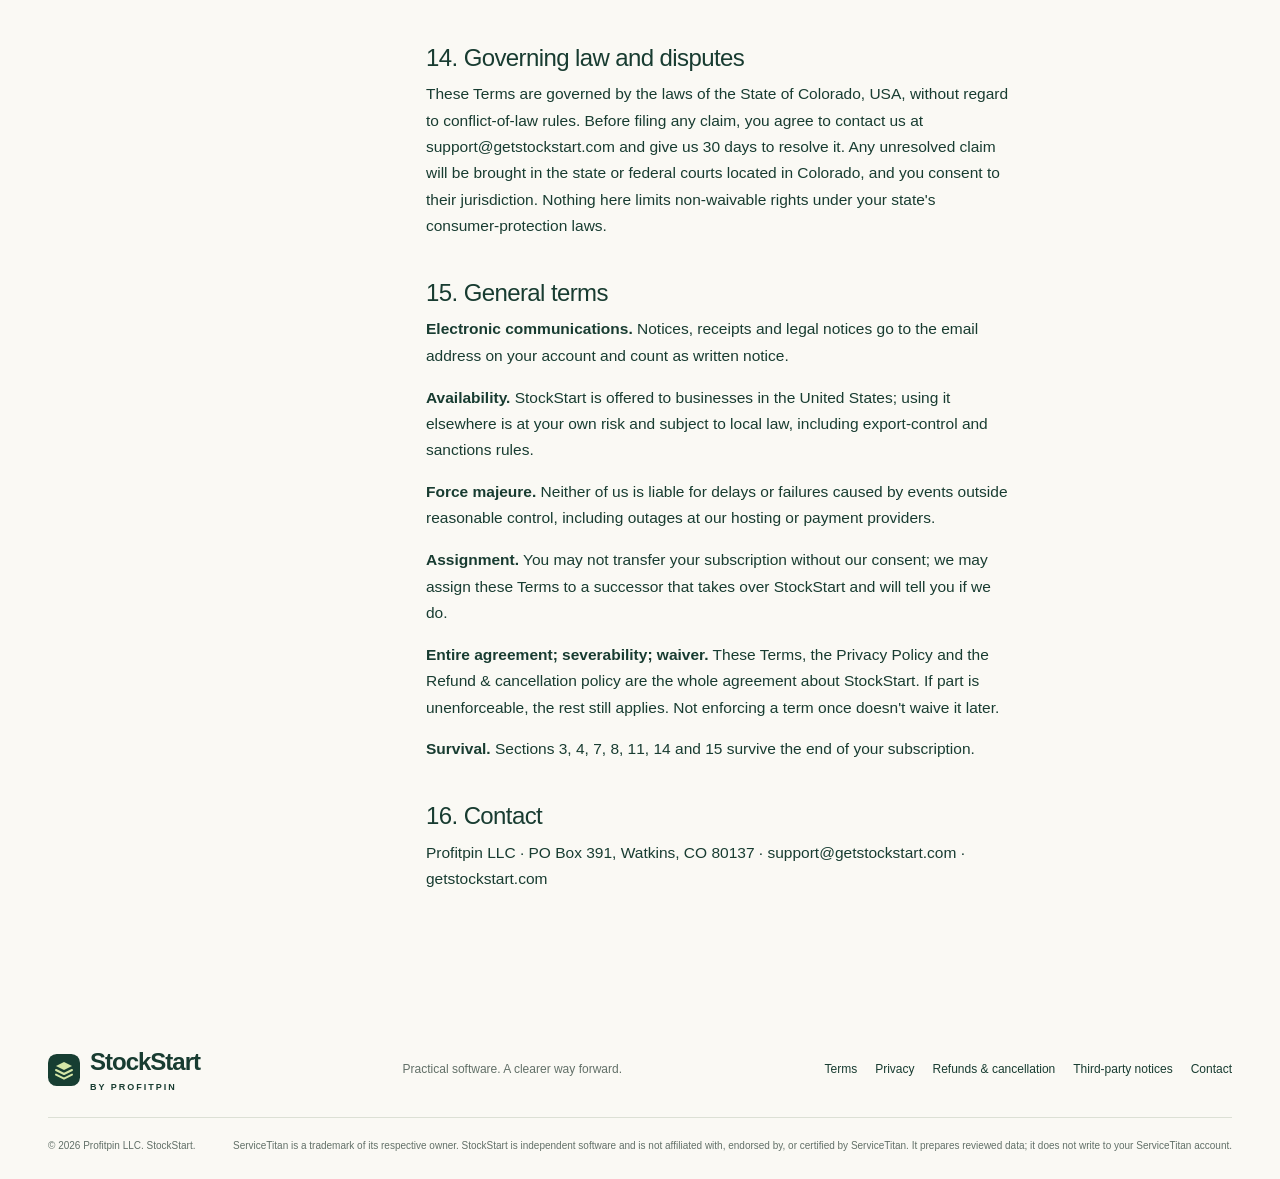
<file: terms.html>
<!DOCTYPE html>
<html lang="en">
<head>
<meta charset="utf-8">
<meta name="viewport" content="width=device-width,initial-scale=1">
<title>Terms of Service — StockStart</title>
  <meta property="og:type" content="website">
  <meta property="og:site_name" content="StockStart">
  <meta property="og:title" content="StockStart — ServiceTitan pricebook updates from vendor invoices (HVAC, plumbing, electrical)">
  <meta property="og:description" content="StockStart reads every new vendor invoice against your ServiceTitan pricebook, matches existing items, proposes new parts, holds conflicting prices for review, and prepares new items for you to import. $129/month, 30-day no-card trial.">
  <meta property="og:url" content="https://getstockstart.com/terms.html">
  <meta name="twitter:card" content="summary">
<meta name="description" content="The agreement that covers StockStart: the monthly subscription, the no-card free trial and optional paid subscription, your uploaded data, and what StockStart does and doesn't do.">
<link rel="canonical" href="https://getstockstart.com/terms.html">
<link rel="stylesheet" href="./styles.css">
<style>
  .legal-wrap { max-width: 980px; }
  .legal-intro { padding: 56px 0 8px; }
  .legal-intro h1 { font-size: clamp(38px, 4.4vw, 56px); letter-spacing: -2px; margin-bottom: 12px; }
  .legal-meta { font-size: 12px; letter-spacing: 1px; color: var(--muted); margin: 0 0 30px; }
  .legal-layout { display: grid; grid-template-columns: 220px 1fr; gap: 56px; align-items: start; padding-bottom: 80px; }
  .legal-toc { position: sticky; top: 24px; font-size: 12px; }
  .legal-toc strong { display: block; font-size: 10px; letter-spacing: 2px; color: #718341; margin-bottom: 10px; }
  .legal-toc a { display: block; padding: 6px 0; border-bottom: 1px solid var(--line); color: var(--muted); }
  .legal-toc a:hover { color: var(--ink); }
  .legal-body h2 { font-size: 24px; letter-spacing: -.6px; margin: 40px 0 10px; }
  .legal-body section:first-child h2 { margin-top: 0; }
  .legal-body p, .legal-body li { max-width: 68ch; font-size: 15.5px; line-height: 1.7; }
  .legal-body ul { padding-left: 22px; }
  .plain { border-left: 3px solid #718341; background: #f2f5e8; padding: 12px 16px; margin: 0 0 18px; max-width: 68ch; font-size: 15px; border-radius: 0 6px 6px 0; }
  .plain strong { display: block; font-size: 10px; letter-spacing: 2px; color: #718341; margin-bottom: 4px; }
  .legal-body code { font-family: Consolas, monospace; font-size: .92em; background: #eef0e7; padding: 1px 5px; border-radius: 3px; }
  .legal-body table { border-collapse: collapse; width: 100%; font-size: 14px; }
  .legal-body th, .legal-body td { text-align: left; padding: 8px 10px; border-bottom: 1px solid var(--line); vertical-align: top; }
  .legal-body th { font-size: 10px; letter-spacing: 1.5px; color: var(--muted); }
  .legal-links { display: flex; gap: 18px; flex-wrap: wrap; font-size: 12px; }
  @media (max-width: 860px) { .legal-layout { grid-template-columns: 1fr; gap: 20px; } .legal-toc { position: static; } }
</style>
  <link rel="apple-touch-icon" href="/icon-512.png">
</head>
<body>
  <a class="skip" href="#main">Skip to content</a>
  <header class="header wrap">
    <a class="brand" href="./" aria-label="StockStart home"><img src="./mark.svg" width="38" height="38" alt=""><span>StockStart<small>BY PROFITPIN</small></span></a>
    <nav aria-label="Main navigation"><a href="./#product">The product</a><a href="./#how-it-works">How it works</a><a href="./#pricing">Pricing</a><a href="./#questions">Questions</a></nav>
    <a class="button small dark" href="https://app.getstockstart.com/signup">Start free trial <span aria-hidden="true">↗</span></a>
  </header>
  <main id="main" class="wrap legal-wrap">
    <div class="legal-intro">
      <p class="eyebrow"><span class="dot"></span> TERMS OF SERVICE</p>
      <h1>Terms of Service.</h1>
      <p class="legal-meta">EFFECTIVE NOVEMBER 22, 2026 · PROFITPIN LLC · SUPPORT@GETSTOCKSTART.COM</p>
    </div>
    <div class="legal-layout">
      <nav class="legal-toc" aria-label="On this page"><strong>ON THIS PAGE</strong><a href="#service">1. The service</a><a href="#subscription">2. Free trial and optional subscription</a><a href="#your-data">3. Your uploads and your data</a><a href="#responsibility">4. Review is yours; ServiceTitan is theirs</a><a href="#license">5. Your right to use the Service</a><a href="#acceptable-use">6. Acceptable use</a><a href="#warranty">7. Warranty disclaimer</a><a href="#liability">8. Limitation of liability</a><a href="#support">9. Support, availability and updates</a><a href="#feedback">10. Feedback</a><a href="#indemnity">11. Indemnification</a><a href="#termination">12. Termination</a><a href="#changes">13. Changes to these Terms</a><a href="#law">14. Governing law and disputes</a><a href="#general">15. General terms</a><a href="#contact">16. Contact</a></nav>
      <div class="legal-body">
      <section id="service">
        <h2>1. The service</h2>
        <div class="plain"><strong>IN PLAIN TERMS</strong>StockStart is a web application. You open purchasing evidence in it, and it helps you build a reviewed item library you can export for ServiceTitan. Your documents are read in your browser. We sell access by monthly subscription.</div>
        <p>These Terms are an agreement between you (the business subscribing) and Profitpin LLC (“Profitpin LLC”, “we”, “us”). They cover the getstockstart.com website, the StockStart application (“the Service”), and support. By creating an account, starting a subscription, or using the Service you agree to these Terms and the <a href="./privacy.html">Privacy Policy</a>.</p>
        <p>StockStart is for businesses. You confirm you are at least 18 and authorized to bind the business you sign up for. You are responsible for everyone who uses your account and for keeping its password confidential.</p>
      </section>
      <section id="subscription">
<h2>2. Free trial and optional subscription</h2>
<div class="plain"><strong>IN PLAIN TERMS</strong>New eligible accounts receive 30 days after email verification. No card is required. The trial ends without a charge or automatic renewal.</div>
<p><strong>Trial eligibility.</strong> One trial per account and product. Restoring access or reinstalling does not restart or extend the original trial. Existing paid accounts and prior subscription trials do not receive another trial through this offer.</p>
<p><strong>Optional subscription.</strong> You may separately choose a paid subscription at US $129.00 per month plus applicable taxes. That checkout starts paid monthly billing immediately; it does not include a second trial. A paid subscription renews until cancelled. The free trial itself never creates a paid subscription.</p>
<p><strong>Existing customers.</strong> Existing subscriptions and card-based trials retain the price, trial period and renewal terms accepted at their original checkout.</p>
<p><strong>Cancellation.</strong> No cancellation is needed for a no-card trial. For a paid subscription, use Manage subscription or contact support from your account email. Cancellation stops future renewals; access continues through the paid period.</p>
<p><strong>After expiry.</strong> Paid features require an active subscription after the trial ends. Trial expiry does not delete your saved records.</p>
<p><strong>Price changes.</strong> Changes to paid subscription prices require at least 30 days' notice by email and apply no earlier than the next renewal after that notice.</p>
<p>Stripe processes optional payments. We do not see or store your card number. See the <a href="./refunds.html">Refund &amp; cancellation policy</a>.</p>
</section>
      <section id="your-data">
        <h2>3. Your uploads and your data</h2>
        <div class="plain"><strong>IN PLAIN TERMS</strong>Everything you add stays yours. Your documents are read in your browser. They are not sent to our servers and we do not store them. We don't sell them or train on them. Keep your own copies.</div>
        <p>You own the invoices, receipts, images, spreadsheets, pricebook exports and other material you open in the Service (“Customer Data”), and the item library and exports produced from it. The Service reads and processes Customer Data in your browser, on your device. It does not send your documents, the text read from them, your item library or your exports to our servers, and we do not store them. We do not use Customer Data to train machine-learning models or for any other purpose.</p>
        <p>If you use <em>Save workspace on device</em>, a copy of your workspace, including your original files, is kept in that browser on that device only. We cannot see, restore or delete it. Clearing the browser's data for the Service deletes it. Files you download are saved where your browser saves them.</p>
        <p>You are responsible for having the right to upload what you upload (for example, supplier invoices addressed to your business) and for not uploading anything unlawful or containing other people's sensitive personal information you don't need for materials tracking.</p>
        <p>You can ask us to delete your account. The <a href="./privacy.html">Privacy Policy</a> describes what we keep and for how long.</p>
      </section>
      <section id="responsibility">
        <h2>4. Review is yours; ServiceTitan is theirs</h2>
        <div class="plain"><strong>IN PLAIN TERMS</strong>StockStart proposes; you approve. Nothing is written to ServiceTitan by us. What you import into ServiceTitan, and how it prices your jobs, is your decision and your responsibility.</div>
        <p>OCR, parsing, normalization, duplicate detection and matching are automated and will sometimes be wrong. The Service is built to show its work and to flag rows it cannot resolve rather than guess. It does not certify that any item, quantity, unit or cost is correct. Before you import an export into ServiceTitan or any other system, review it.</p>
        <p>StockStart does not connect to, read from, or write to your ServiceTitan account. It produces files in a ServiceTitan-compatible layout that you import yourself. ServiceTitan is a product of its own owner, governed by its own terms, and may change its import formats at any time; we are not affiliated with or endorsed by it.</p>
      </section>
      <section id="license">
        <h2>5. Your right to use the Service</h2>
        <p>While your subscription is active (including an active free trial) you may use the Service for your own business's materials tracking. One subscription covers one business. You may not resell or share access outside your business, use automated tools to scrape or overload the Service, probe its security without written permission, reverse engineer it, or use it to build a competing product. The Service, its software and design are owned by Profitpin LLC and protected by copyright.</p>
      </section>
      <section id="acceptable-use">
        <h2>6. Acceptable use</h2>
        <p>Don't use the Service to break the law, to upload malware, to store material unrelated to purchasing and inventory records, or to process documents you have no right to. We may suspend accounts that violate this section, and will tell you when we do unless the law prevents it.</p>
      </section>
      <section id="warranty">
        <h2>7. Warranty disclaimer</h2>
        <div class="plain"><strong>IN PLAIN TERMS</strong>We work hard on accuracy, but OCR and matching can't be promised perfect, and hosted services have outages. The Service is provided as is.</div>
        <p>THE SERVICE AND WEBSITE ARE PROVIDED “AS IS” AND “AS AVAILABLE”. TO THE FULLEST EXTENT PERMITTED BY LAW, PROFITPIN LLC DISCLAIMS ALL WARRANTIES, EXPRESS OR IMPLIED, INCLUDING MERCHANTABILITY, FITNESS FOR A PARTICULAR PURPOSE, AND NON-INFRINGEMENT, AND DOES NOT WARRANT THAT EXTRACTION OR MATCHING WILL BE ACCURATE, THAT EVERY SUPPLIER FORMAT WILL BE SUPPORTED, OR THAT THE SERVICE WILL BE UNINTERRUPTED. Some jurisdictions do not allow certain disclaimers, so some of this may not apply to you.</p>
      </section>
      <section id="liability">
        <h2>8. Limitation of liability</h2>
        <div class="plain"><strong>IN PLAIN TERMS</strong>If something goes wrong, the most we owe you is what you paid us in the last 12 months. We aren't liable for mispriced jobs, lost margin, or other indirect losses.</div>
        <p>TO THE FULLEST EXTENT PERMITTED BY LAW, PROFITPIN LLC WILL NOT BE LIABLE FOR ANY INDIRECT, INCIDENTAL, SPECIAL, CONSEQUENTIAL, OR PUNITIVE DAMAGES, OR FOR LOST PROFITS, MISPRICED ESTIMATES OR JOBS, LOSS OF DATA, OR PROCUREMENT OF SUBSTITUTE SERVICES, ARISING FROM OR RELATED TO THE SERVICE OR THESE TERMS, EVEN IF ADVISED OF THE POSSIBILITY. PROFITPIN LLC'S TOTAL LIABILITY FOR ALL CLAIMS WILL NOT EXCEED THE SUBSCRIPTION FEES YOU PAID IN THE TWELVE MONTHS BEFORE THE CLAIM.</p>
      </section>
      <section id="support">
        <h2>9. Support, availability and updates</h2>
        <p>Support is by email at <a href="mailto:support@getstockstart.com">support@getstockstart.com</a>, in English, during US business hours, on a best-effort basis; we aim to answer within one business day. We may change, add or remove features and may take the Service down briefly for maintenance. We don't promise a specific uptime, and we'll tell you about planned downtime when we can.</p>
      </section>
      <section id="feedback">
        <h2>10. Feedback</h2>
        <p>If you send suggestions or sample supplier formats (with pricing and identifying details removed unless you choose to include them), you agree we may use them to improve StockStart without obligation or payment to you.</p>
      </section>
      <section id="indemnity">
        <h2>11. Indemnification</h2>
        <p>You will defend and indemnify Profitpin LLC against third-party claims and expenses (including reasonable legal fees) arising from Customer Data you use with the Service, your use of the Service in violation of these Terms or the law, or decisions you make based on its output. This does not apply to claims caused by our own breach of these Terms.</p>
      </section>
      <section id="termination">
        <h2>12. Termination</h2>
        <p>You may cancel at any time (section 2) and may ask us to delete your account. We may suspend or end your access if you materially breach these Terms or if payment is not collected. After a trial or subscription ends, paid features require an active subscription. Expiry does not delete your saved records; contact support if you need help exporting them.</p>
      </section>
      <section id="changes">
        <h2>13. Changes to these Terms</h2>
        <p>We may update these Terms. For material changes we will email the address on your account at least 30 days before they take effect. Continuing to use the Service after that date means you accept the updated Terms. The current version is always at <a href="./terms.html">getstockstart.com/terms.html</a>.</p>
      </section>
      <section id="law">
        <h2>14. Governing law and disputes</h2>
        <p>These Terms are governed by the laws of the State of Colorado, USA, without regard to conflict-of-law rules. Before filing any claim, you agree to contact us at <a href="mailto:support@getstockstart.com">support@getstockstart.com</a> and give us 30 days to resolve it. Any unresolved claim will be brought in the state or federal courts located in Colorado, and you consent to their jurisdiction. Nothing here limits non-waivable rights under your state's consumer-protection laws.</p>
      </section>
      <section id="general">
        <h2>15. General terms</h2>
        <p><strong>Electronic communications.</strong> Notices, receipts and legal notices go to the email address on your account and count as written notice.</p>
        <p><strong>Availability.</strong> StockStart is offered to businesses in the United States; using it elsewhere is at your own risk and subject to local law, including export-control and sanctions rules.</p>
        <p><strong>Force majeure.</strong> Neither of us is liable for delays or failures caused by events outside reasonable control, including outages at our hosting or payment providers.</p>
        <p><strong>Assignment.</strong> You may not transfer your subscription without our consent; we may assign these Terms to a successor that takes over StockStart and will tell you if we do.</p>
        <p><strong>Entire agreement; severability; waiver.</strong> These Terms, the Privacy Policy and the Refund &amp; cancellation policy are the whole agreement about StockStart. If part is unenforceable, the rest still applies. Not enforcing a term once doesn't waive it later.</p>
        <p><strong>Survival.</strong> Sections 3, 4, 7, 8, 11, 14 and 15 survive the end of your subscription.</p>
      </section>
      <section id="contact">
        <h2>16. Contact</h2>
        <p>Profitpin LLC · PO Box 391, Watkins, CO 80137 · <a href="mailto:support@getstockstart.com">support@getstockstart.com</a> · <a href="https://getstockstart.com">getstockstart.com</a></p>
      </section>
      </div>
    </div>
  </main>
  <footer class="wrap">
    <div class="footer-top"><a class="brand" href="./"><img src="./mark.svg" width="32" height="32" alt=""><span>StockStart<small>BY PROFITPIN</small></span></a><p>Practical software. A clearer way forward.</p><div class="legal-links"><a href="./terms.html">Terms</a><a href="./privacy.html">Privacy</a><a href="./refunds.html">Refunds &amp; cancellation</a><a href="./licenses.html">Third-party notices</a><a href="mailto:support@getstockstart.com">Contact</a></div></div>
    <div class="footer-bottom"><span>© 2026 Profitpin LLC. StockStart.</span><span>ServiceTitan is a trademark of its respective owner. StockStart is independent software and is not affiliated with, endorsed by, or certified by ServiceTitan. It prepares reviewed data; it does not write to your ServiceTitan account.</span></div>
  </footer>
<script src="/lead-source.js" defer></script></body>
</html>
</file>
<file: styles.css>
:root{--ink:#183c31;--muted:#627068;--cream:#faf9f4;--line:#dce0d5;--lime:#dce8b8}*{box-sizing:border-box}html{scroll-behavior:smooth;scroll-padding-top:35px}body{margin:0;background:var(--cream);color:var(--ink);font-family:Arial,Helvetica,sans-serif;font-size:16px;line-height:1.6}a{color:inherit;text-decoration:none}a:focus-visible,summary:focus-visible{outline:3px solid #ba572b;outline-offset:6px}.wrap{max-width:1240px;width:calc(100% - 96px);margin:auto}.skip{position:absolute;left:20px;top:-70px;background:white;padding:10px;z-index:5}.skip:focus{top:10px}.header{display:flex;align-items:center;justify-content:space-between;gap:24px;min-height:112px;border-bottom:1px solid var(--line)}.brand{display:flex;align-items:center;gap:10px;font-weight:750;font-size:24px;letter-spacing:-1px;line-height:1.2}.brand small{display:block;font-size:9px;letter-spacing:2px;margin-top:5px;font-weight:600}.header nav{display:flex;gap:30px;font-size:14px}.header nav a:hover,.text-link:hover{text-decoration:underline;text-underline-offset:5px}.button{display:inline-flex;align-items:center;justify-content:center;gap:28px;border-radius:7px;padding:15px 23px;font-size:14px;font-weight:bold;transition:transform .15s,background .15s}.button:hover{transform:translateY(-2px);background:#295443}.dark{background:var(--ink);color:white}.small{padding:11px 17px}.hero{display:grid;grid-template-columns:1fr 1fr;gap:65px;padding-top:76px;padding-bottom:84px;align-items:center}.eyebrow{font-size:11px;font-weight:bold;letter-spacing:2px;margin:0 0 24px;display:flex;align-items:center;gap:10px}.dot{display:inline-block;width:7px;height:7px;border-radius:50%;background:#668442;flex-shrink:0}h1,h2,h3,p{margin-top:0}h1{font-size:clamp(52px,5.7vw,80px);line-height:1.04;letter-spacing:-4px;font-weight:500;margin-bottom:27px}h1 em{font-family:Georgia,serif;font-weight:normal;color:#718341}h2{font-size:clamp(34px,3.7vw,48px);line-height:1.12;letter-spacing:-1.8px;font-weight:500;margin-bottom:23px}h3{font-size:21px;line-height:1.3;letter-spacing:-.5px;font-weight:600}.intro{max-width:440px;font-size:17px;color:var(--muted);line-height:1.8}.actions{display:flex;align-items:center;gap:25px;margin-top:29px}.text-link{font-size:14px;font-weight:bold}.availability{display:flex;align-items:center;gap:8px;color:var(--muted);font-size:12px;margin:22px 0 0}.visual{position:relative;background:#e9eddf;border:1px solid #dce2d1;border-radius:18px;min-height:530px;padding:25px 28px 18px;overflow:hidden;background-image:radial-gradient(#c7d0bc .8px,transparent .8px);background-size:16px 16px}.visual-heading{display:flex;justify-content:space-between;font-size:9px;letter-spacing:1.5px;color:#607153}.paper{position:absolute;background:#fffef9;border:1px solid #d9dccc;border-radius:7px;padding:19px;width:220px;box-shadow:0 9px 18px #243b2110}.paper strong{font-size:13px}.paper-icon{display:block;font-size:22px;color:#718341;margin-bottom:5px}.paper-back{top:71px;left:38px;transform:rotate(-9deg)}.paper-front{top:95px;right:27px;transform:rotate(7deg)}.paper p{font-size:10px;color:var(--muted);margin:12px 0 0}.lines{height:5px;width:90%;background:#e6e8df;margin-top:13px}.lines.short{width:60%;margin-top:7px}.connector{position:absolute;top:240px;left:calc(50% - 11px);font-size:32px;color:#7c895e}.library{position:relative;margin-top:250px;background:#fff;border:1px solid #d5dccd;border-radius:9px;box-shadow:0 14px 35px #16321c10;overflow:hidden}.library-title{display:flex;align-items:center;gap:9px;padding:16px;font-size:13px}.mini-mark{background:var(--ink);color:var(--lime);padding:2px 8px;border-radius:5px}.sample{font-size:8px;letter-spacing:1px;color:#7b8479;margin-left:auto}.table-head,.table-row{display:flex;align-items:center;justify-content:space-between;padding:9px 17px;border-top:1px solid #eceee7}.table-head{font-size:8px;letter-spacing:1px;color:#7b8479;background:#fafbf8}.table-row b{display:block;font-size:12px;font-weight:500}.table-row small{font-size:9px;color:#7a8278}.pill{font-size:9px;background:#edf3df;padding:3px 8px;border-radius:20px;white-space:nowrap}.amber{background:#fff0d8;color:#906427}.library-foot{padding:10px 17px;font-size:10px;background:#f5f7ef;color:#627068}.visual-caption{font-size:9px;text-align:center;margin:14px 0 0;color:#6f7963}.trade-strip{background:#eeefe7;border-block:1px solid var(--line)}.trade-strip .wrap{display:flex;align-items:center;justify-content:space-between;gap:20px;padding-block:25px}.trade-strip span{font-size:9px;letter-spacing:1.6px;font-weight:bold}.trade-strip p{display:flex;align-items:center;gap:32px;margin:0;font-size:18px}.trade-strip i{font-style:normal;color:#8c9d63}.section{padding-block:96px}.section-heading{max-width:650px}.section-heading>p:last-child{max-width:505px;color:var(--muted)}.features{display:grid;grid-template-columns:repeat(3,1fr);gap:22px;margin-top:43px}.features article{padding:30px;background:#fff;border:1px solid var(--line);border-radius:10px;display:flex;flex-direction:column}.feature-icon{display:flex;width:42px;height:42px;border:1px solid #d9e2c3;border-radius:50%;align-items:center;justify-content:center;font-size:12px;margin-bottom:32px;background:#f2f5e8}.features p{color:var(--muted);font-size:14px}.feature-note{font-size:11px;padding-top:25px;margin-top:auto;font-weight:bold;color:#708044}.workflow{background:#eef0e7;padding:80px 0}.workflow-grid{display:grid;grid-template-columns:1fr 1fr;gap:100px}.muted{color:var(--muted);max-width:375px;font-size:15px}.principle{display:flex;gap:18px;border-top:1px solid #d3dac8;margin-top:35px;padding-top:25px}.principle>span{font-size:32px;color:#788849}.principle p{font-size:13px;color:var(--muted)}.principle strong{color:var(--ink)}.steps{list-style:none;padding:0;margin:0}.steps li{display:flex;gap:22px;padding:25px 0;border-bottom:1px solid #d3dac8}.steps li:first-child{padding-top:0}.steps li>span{font-size:12px;color:#778845;padding-top:5px}.steps h3{margin-bottom:10px}.steps p{font-size:14px;color:var(--muted);margin-bottom:0}.questions{display:grid;grid-template-columns:1fr 1.35fr;gap:70px}.faq details{border-bottom:1px solid var(--line);padding:20px 0}.faq details:first-child{padding-top:0}summary{cursor:pointer;font-size:16px;font-weight:600;padding-right:20px}.faq p{font-size:14px;color:var(--muted);margin:14px 0 0}.launch{background:var(--ink);color:#fff;border-radius:12px;padding:53px 58px;display:flex;align-items:center;justify-content:space-between;gap:35px}.launch .eyebrow{color:var(--lime)}.launch h2{font-size:44px}.launch p:last-child{color:#c2cfc6;font-size:14px;margin:0}.launch-status{font-size:12px;white-space:nowrap}.launch-status .dot{background:var(--lime);margin-right:6px}.launch-status a{display:block;margin-top:22px;padding:14px 20px;border:1px solid #819b7e;border-radius:6px;color:var(--lime);font-size:14px}.launch-status a span{margin-left:30px}footer{padding-top:60px!important;padding-bottom:25px!important}.footer-top{display:flex;align-items:center;gap:30px;justify-content:space-between}.footer-top p{font-size:12px;color:var(--muted);margin:0}.footer-top>a:last-child{font-size:12px}footer details{margin-top:27px}footer details summary{font-size:11px;font-weight:normal;color:var(--muted)}footer details p{font-size:12px;max-width:800px;margin-top:15px}.footer-bottom{display:flex;justify-content:space-between;gap:20px;border-top:1px solid var(--line);padding-top:20px;margin-top:25px;font-size:10px;color:var(--muted)}
@media(min-width:1500px){.hero{gap:95px}.visual{min-height:550px}}
@media(max-width:1000px){.wrap{width:calc(100% - 48px)}.hero{gap:30px}.header nav{gap:18px}.paper{width:180px}.paper-back{left:24px}.paper-front{right:20px}.visual{padding-inline:18px}.trade-strip p{gap:17px;font-size:15px}.workflow-grid{gap:50px}.features article{padding:24px}.questions{gap:35px}.launch{padding:40px}}
@media(max-width:760px){.wrap{width:calc(100% - 36px)}.header{min-height:90px;flex-wrap:wrap;padding-block:18px;gap:18px}.brand{font-size:22px}.header nav{order:3;width:100%;justify-content:center;border-top:1px solid var(--line);padding-top:14px;font-size:13px}.header .button{font-size:12px;padding:10px 12px;gap:15px}.hero{grid-template-columns:1fr;padding-top:42px;padding-bottom:40px;gap:36px}h1{font-size:60px;letter-spacing:-3px}.intro{font-size:16px}.visual{max-width:510px;width:100%;margin:auto;min-height:520px}.paper{width:53%;max-width:220px}.trade-strip .wrap{flex-direction:column;gap:12px}.trade-strip p{gap:12px;font-size:13px;flex-wrap:wrap;justify-content:center}.section{padding-block:60px}.features,.workflow-grid,.questions{grid-template-columns:1fr;gap:22px}.features{margin-top:30px}.features article{padding:25px}.feature-icon{margin-bottom:22px}.feature-note{padding-top:10px}.workflow{padding-block:50px}.workflow-grid{gap:35px}.questions{gap:20px}.faq details:first-child{padding-top:20px}.launch{padding:32px 25px;flex-direction:column;align-items:flex-start;gap:28px}.launch h2{font-size:37px}.footer-top{flex-wrap:wrap;gap:20px}.footer-top p{width:100%;order:3}.footer-bottom{flex-direction:column;gap:8px}.eyebrow{font-size:9px;letter-spacing:1.4px}.actions{gap:18px}.actions .button{padding:14px 16px;gap:18px}.text-link{font-size:12px}}
@media(prefers-reduced-motion:reduce){html{scroll-behavior:auto}.button{transition:none}}

.price-cur{font-size:.42em;font-weight:500;vertical-align:top;position:relative;top:.28em;margin-right:.04em}.price-dec{font-size:.42em;font-weight:500;letter-spacing:0}
</file>
